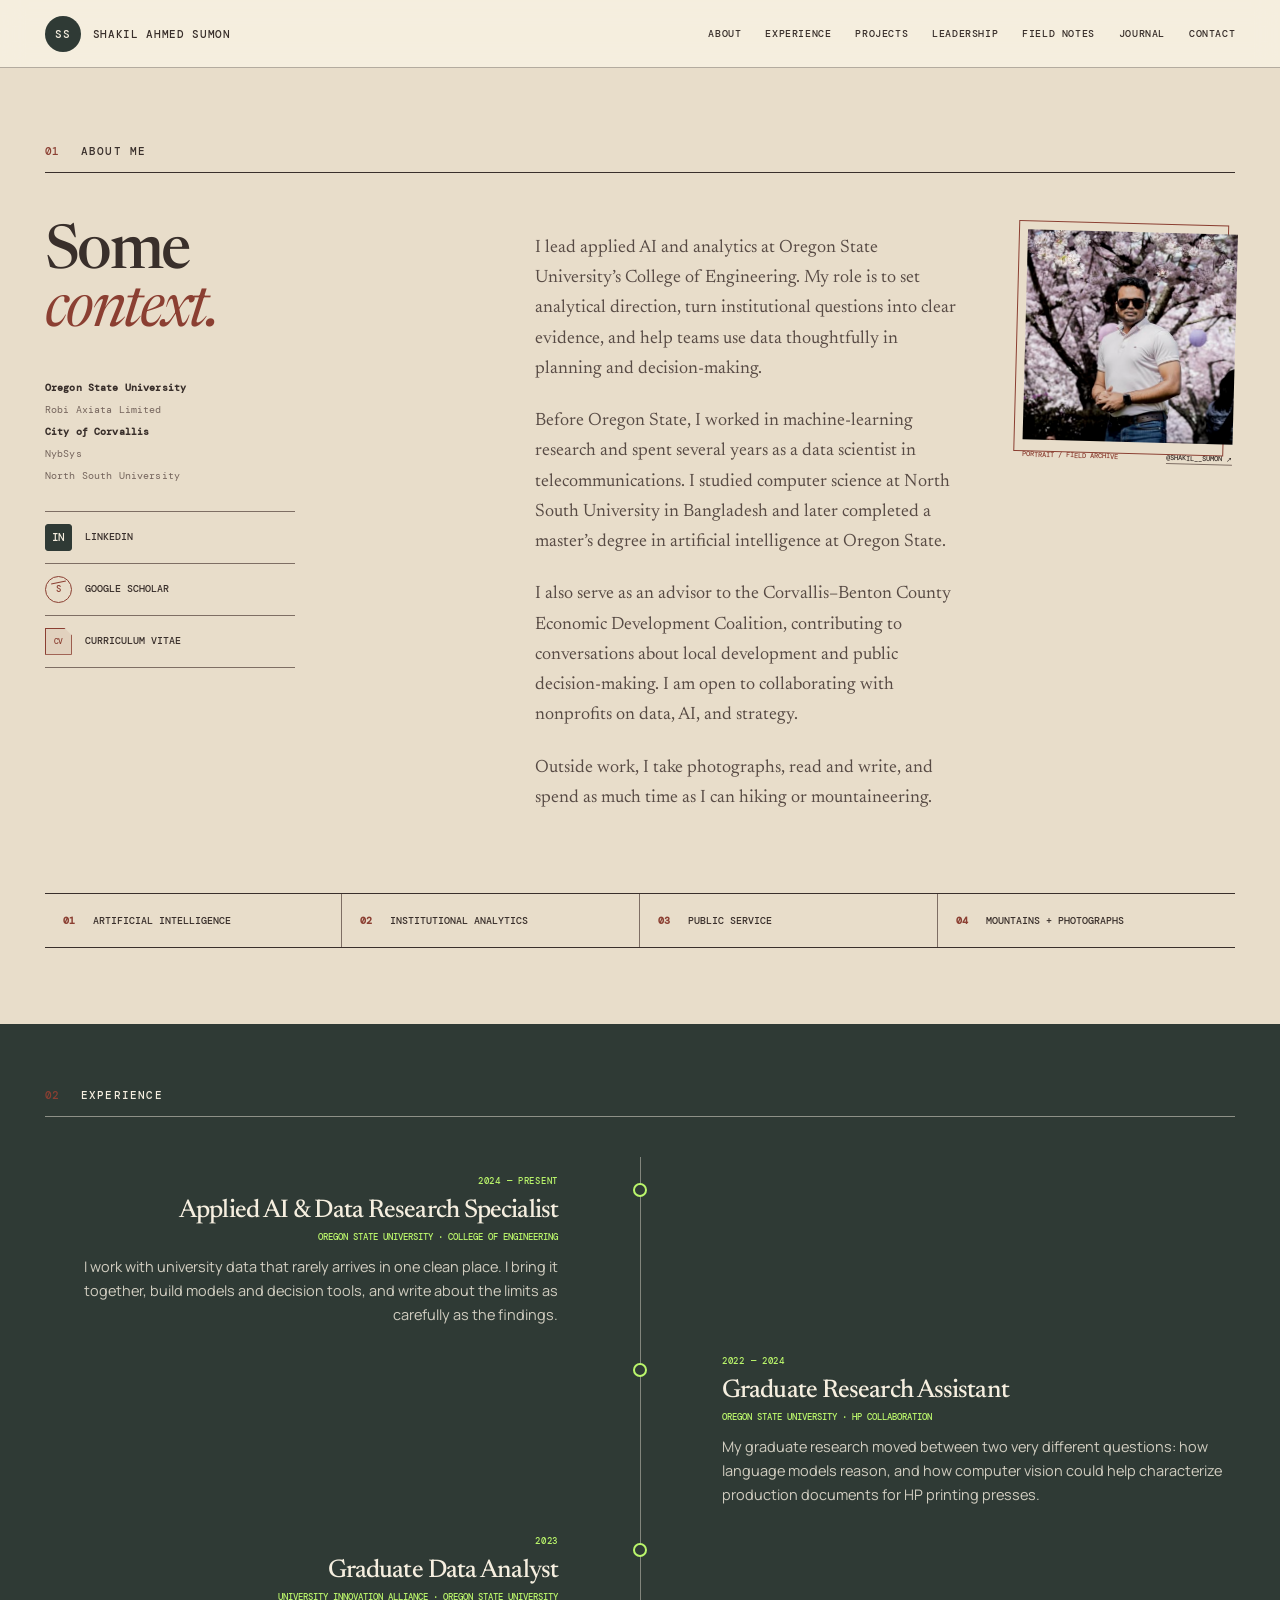
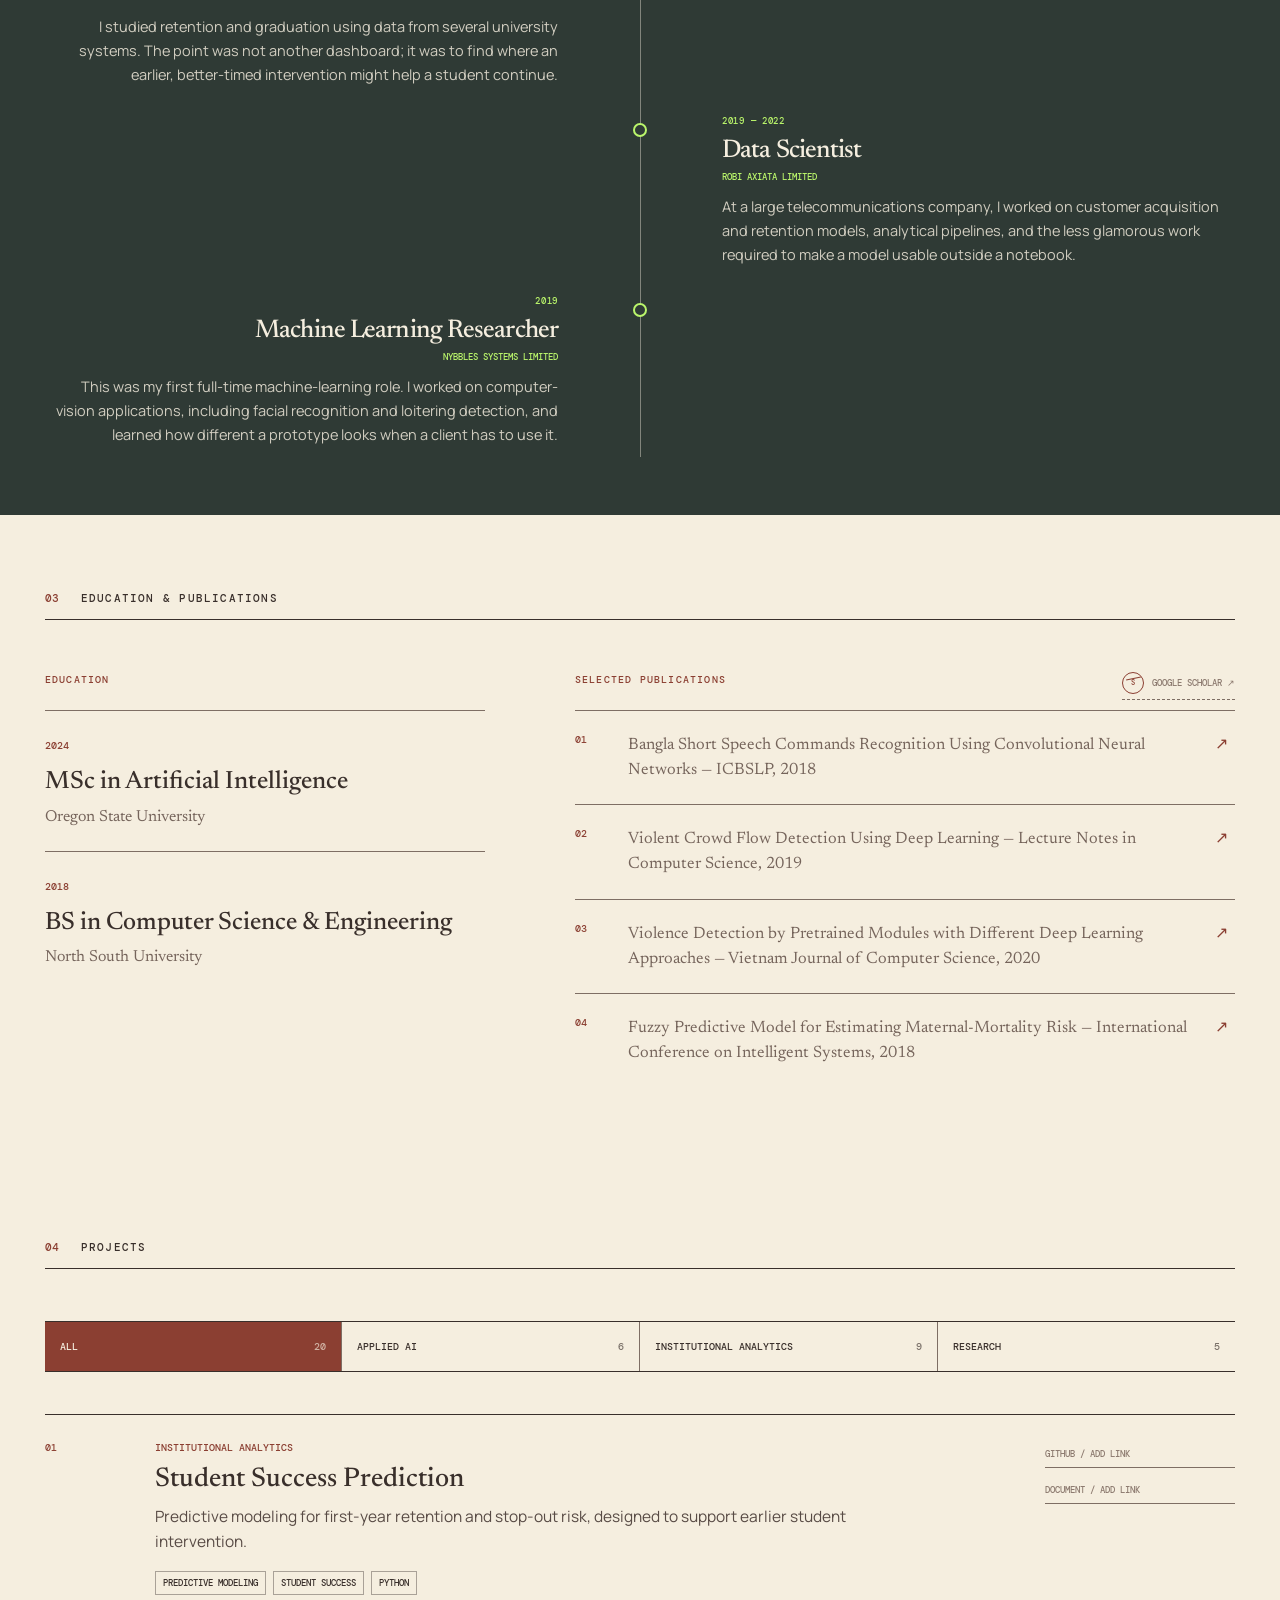
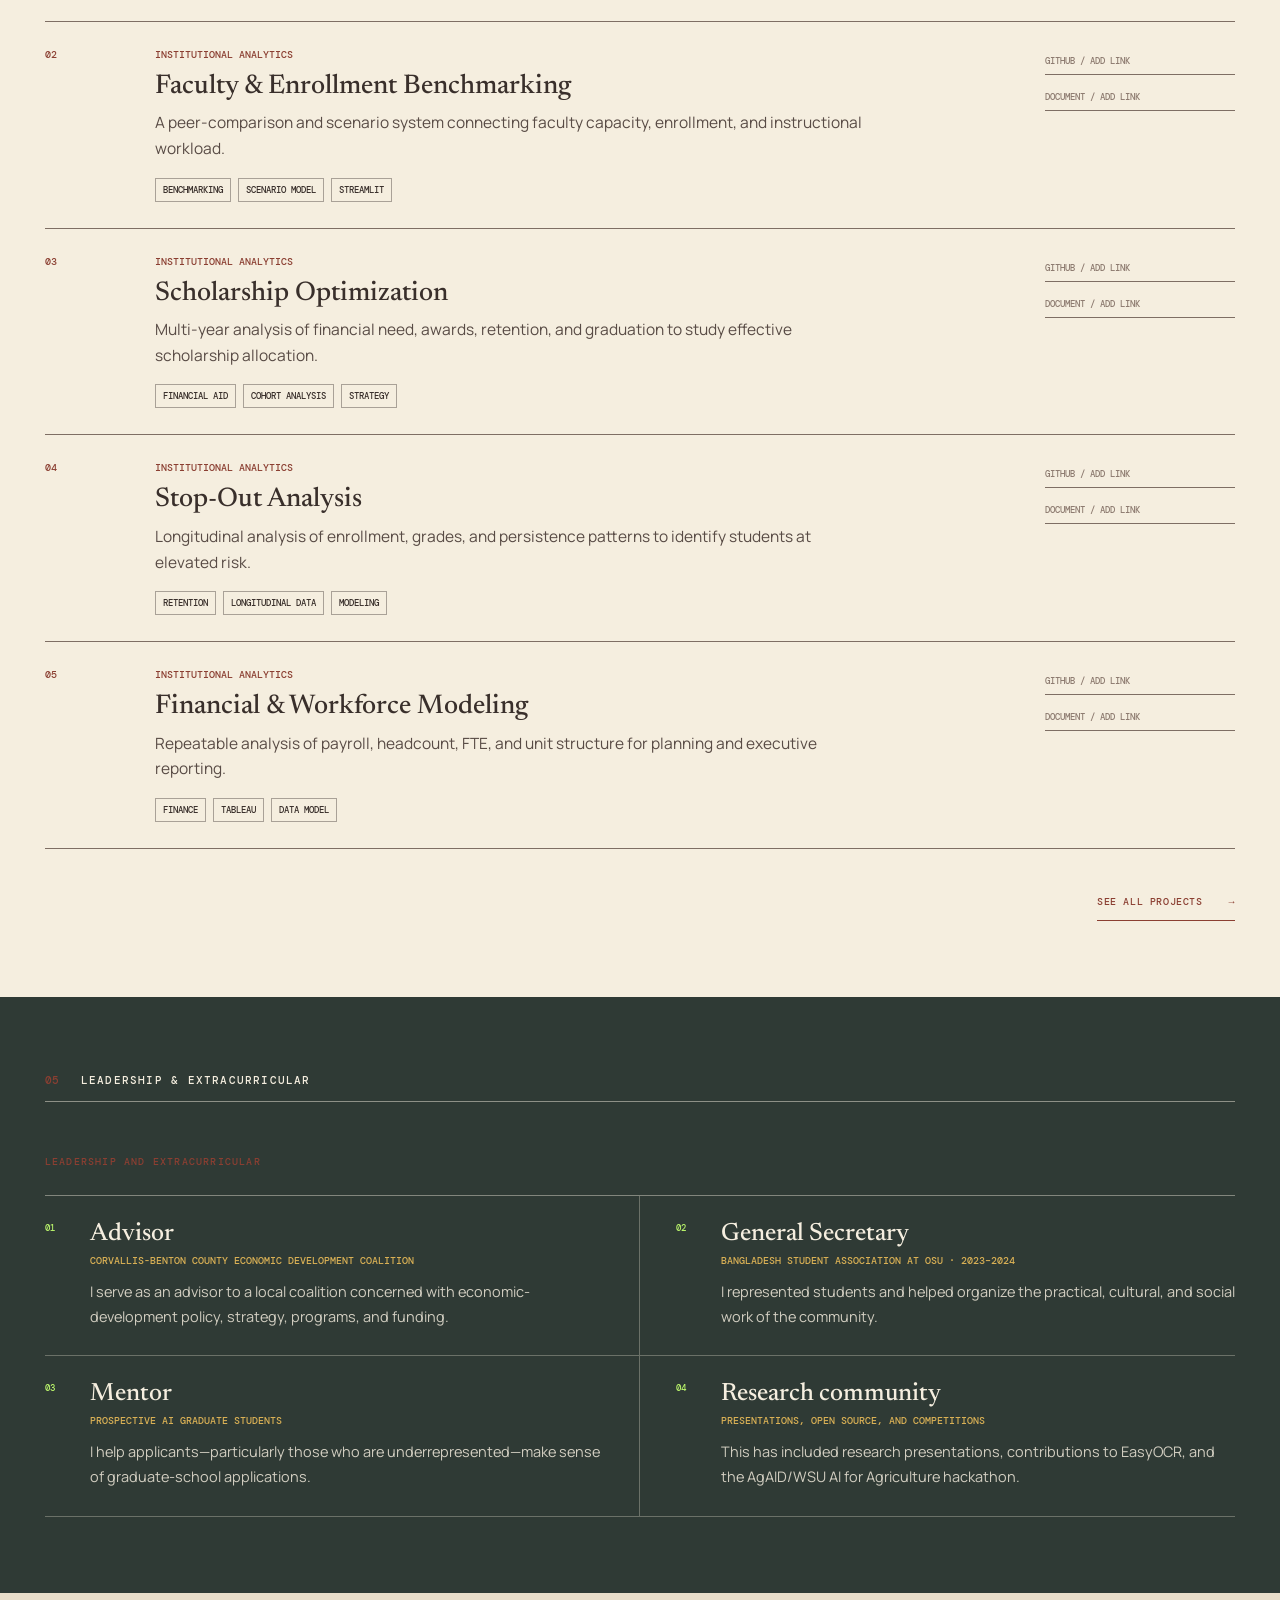
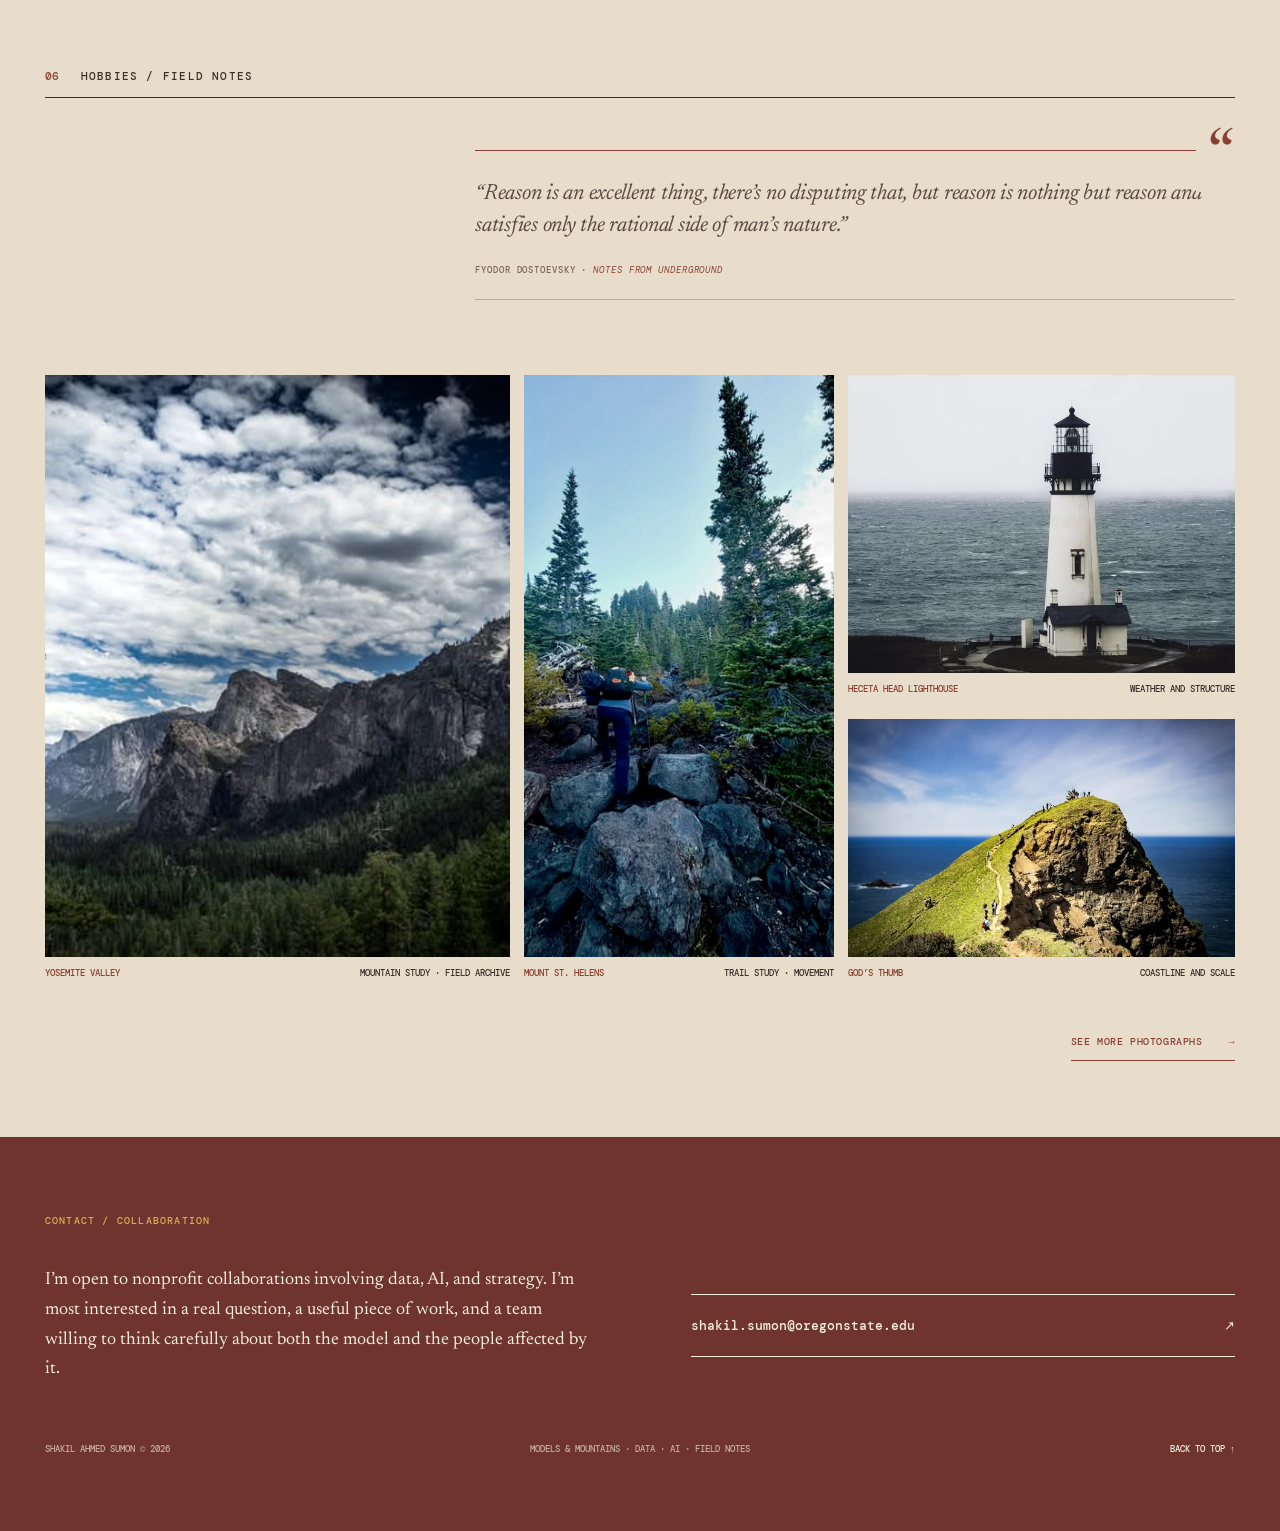
<file: index.html>
<!doctype html>
<html lang="en">
  <head>
    <meta charset="UTF-8" />
    <meta name="viewport" content="width=device-width, initial-scale=1.0" />
    <meta name="description" content="The work, questions, photographs, and field notes of Shakil Ahmed Sumon." />
    <meta property="og:title" content="Shakil Ahmed Sumon" />
    <meta property="og:description" content="Applied AI, institutional analytics, public service, photographs, and field notes." />
    <meta property="og:image" content="https://shakilahmedsumon.github.io/og.png" />
    <link rel="icon" href="data:," />
    <title>Shakil Ahmed Sumon</title>
    <script type="module" crossorigin src="/assets/main-Dolw7Wf1.js"></script>
    <script src="/assets/journal-nav.js" defer></script>
    <link rel="modulepreload" crossorigin href="/assets/site-DNmj6aJ1.js">
    <link rel="stylesheet" crossorigin href="/assets/site-Bh74PrwO.css">
  </head>
  <body>
    <div id="root"></div>
  </body>
</html>
</file>
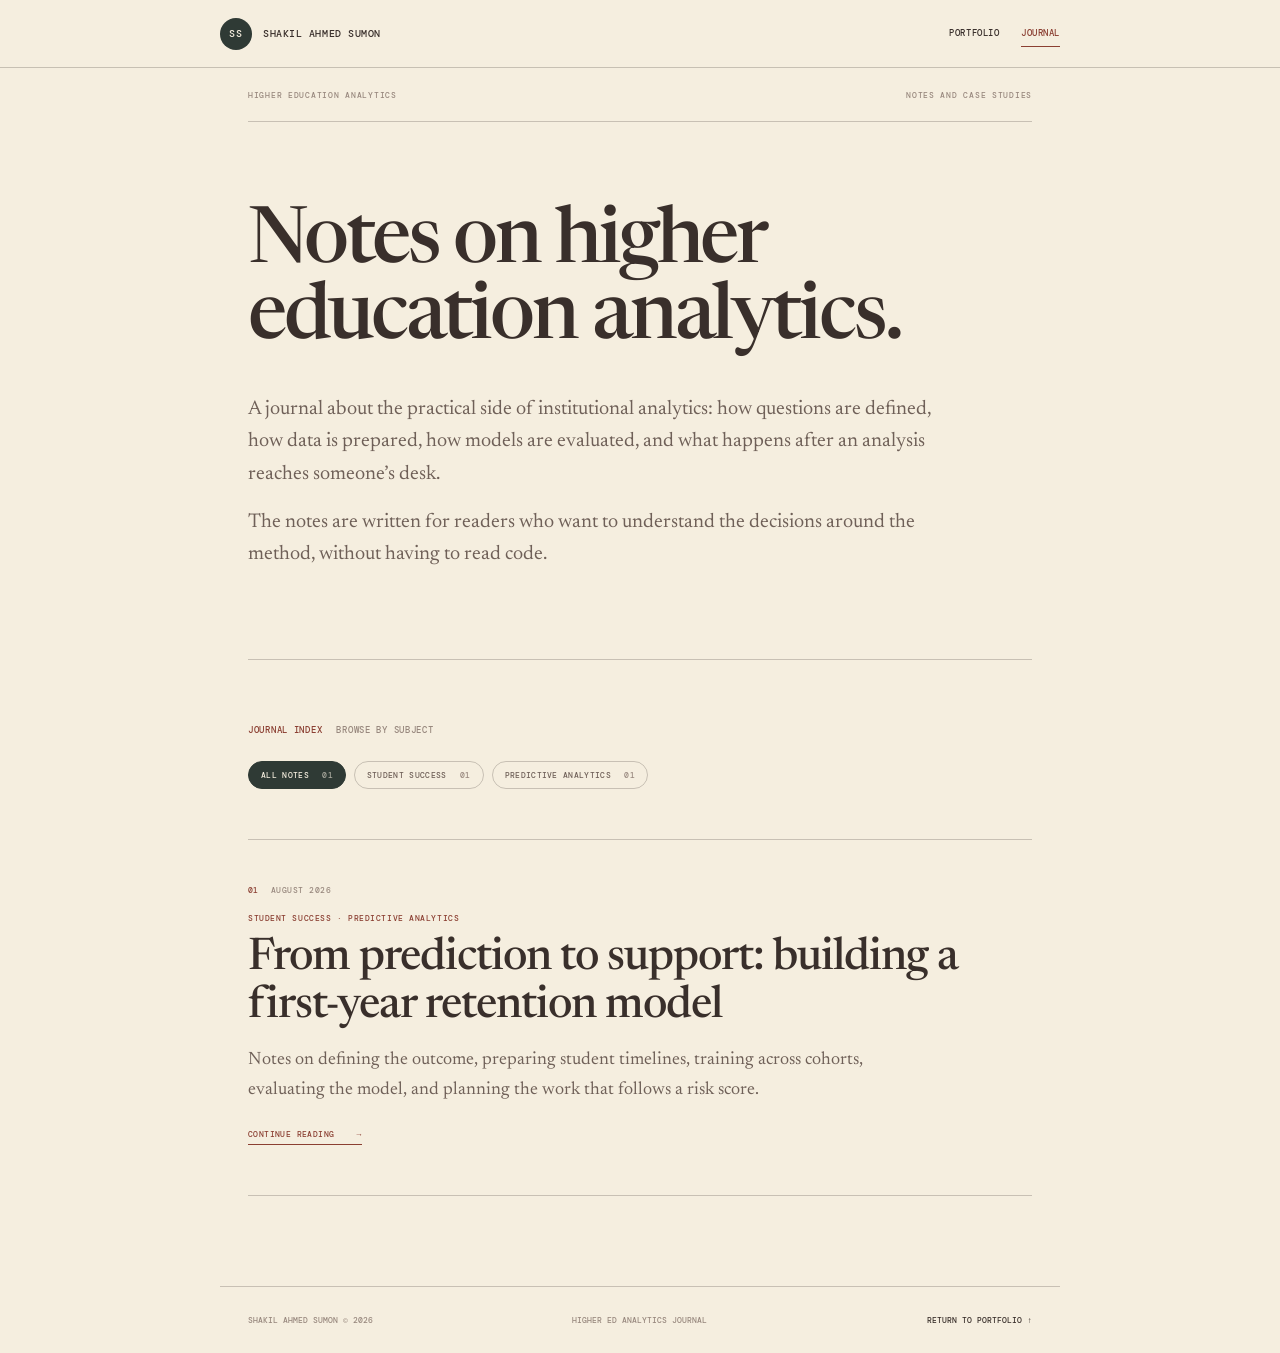
<file: journal/index.html>
<!doctype html>
<html lang="en">
  <head>
    <meta charset="UTF-8" />
    <meta name="viewport" content="width=device-width, initial-scale=1.0" />
    <meta name="description" content="Notes and case studies on higher education analytics by Shakil Ahmed Sumon." />
    <meta property="og:title" content="Higher Ed Analytics Journal — Shakil Ahmed Sumon" />
    <meta property="og:description" content="Practical notes on student success, institutional analytics, predictive modeling, and the work around the model." />
    <meta property="og:image" content="https://shakilahmedsumon.github.io/og.png" />
    <link rel="icon" href="/journal/favicon.svg?v=4" type="image/svg+xml" />
    <link rel="stylesheet" href="/assets/journal.css" />
    <title>Higher Ed Analytics Journal — Shakil Ahmed Sumon</title>
  </head>
  <body class="journal-page">
    <nav class="journal-nav" aria-label="Journal navigation">
      <a class="journal-wordmark" href="/"><span>SS</span> Shakil Ahmed Sumon</a>
      <div>
        <a href="/">Portfolio</a>
        <a class="active" href="/journal/">Journal</a>
      </div>
    </nav>

    <main>
      <header class="journal-masthead">
        <div class="journal-rule">
          <span>Higher education analytics</span>
          <span>Notes and case studies</span>
        </div>
        <div class="journal-title-grid">
          <h1>Notes on higher education analytics.</h1>
          <div class="journal-intro">
            <p>A journal about the practical side of institutional analytics: how questions are defined, how data is prepared, how models are evaluated, and what happens after an analysis reaches someone’s desk.</p>
            <p>The notes are written for readers who want to understand the decisions around the method, without having to read code.</p>
          </div>
        </div>
      </header>

      <section class="journal-index" aria-labelledby="journal-index-title">
        <header class="section-label">
          <span>Journal index</span>
          <p id="journal-index-title">Browse by subject</p>
        </header>

        <div class="category-filter" aria-label="Filter journal posts by category">
          <button class="active" type="button" data-filter="all" aria-pressed="true">All notes <span>01</span></button>
          <button type="button" data-filter="student-success" aria-pressed="false">Student success <span>01</span></button>
          <button type="button" data-filter="predictive-analytics" aria-pressed="false">Predictive analytics <span>01</span></button>
        </div>

        <div class="post-list" aria-live="polite">
          <article class="post-card" data-categories="student-success predictive-analytics">
            <div class="post-date"><span>01</span><time datetime="2026-08-27">August 2026</time></div>
            <div class="post-copy">
              <p class="post-categories">Student success · Predictive analytics</p>
              <h2><a href="/journal/from-signals-to-support/">From prediction to support: building a first-year retention model</a></h2>
              <p>Notes on defining the outcome, preparing student timelines, training across cohorts, evaluating the model, and planning the work that follows a risk score.</p>
              <div class="post-topics"><span>Data design</span><span>Feature engineering</span><span>Evaluation</span><span>Execution</span></div>
            </div>
            <a class="read-link" href="/journal/from-signals-to-support/" aria-label="Read the first-year retention case study">Continue reading <span>→</span></a>
          </article>
        </div>

        <p class="empty-state" hidden>No notes in this category yet.</p>
      </section>

    </main>

    <footer class="journal-footer">
      <span>Shakil Ahmed Sumon © 2026</span>
      <span>Higher Ed Analytics Journal</span>
      <a href="/">Return to portfolio ↑</a>
    </footer>

    <script src="/assets/journal.js" defer></script>
  </body>
</html>
</file>
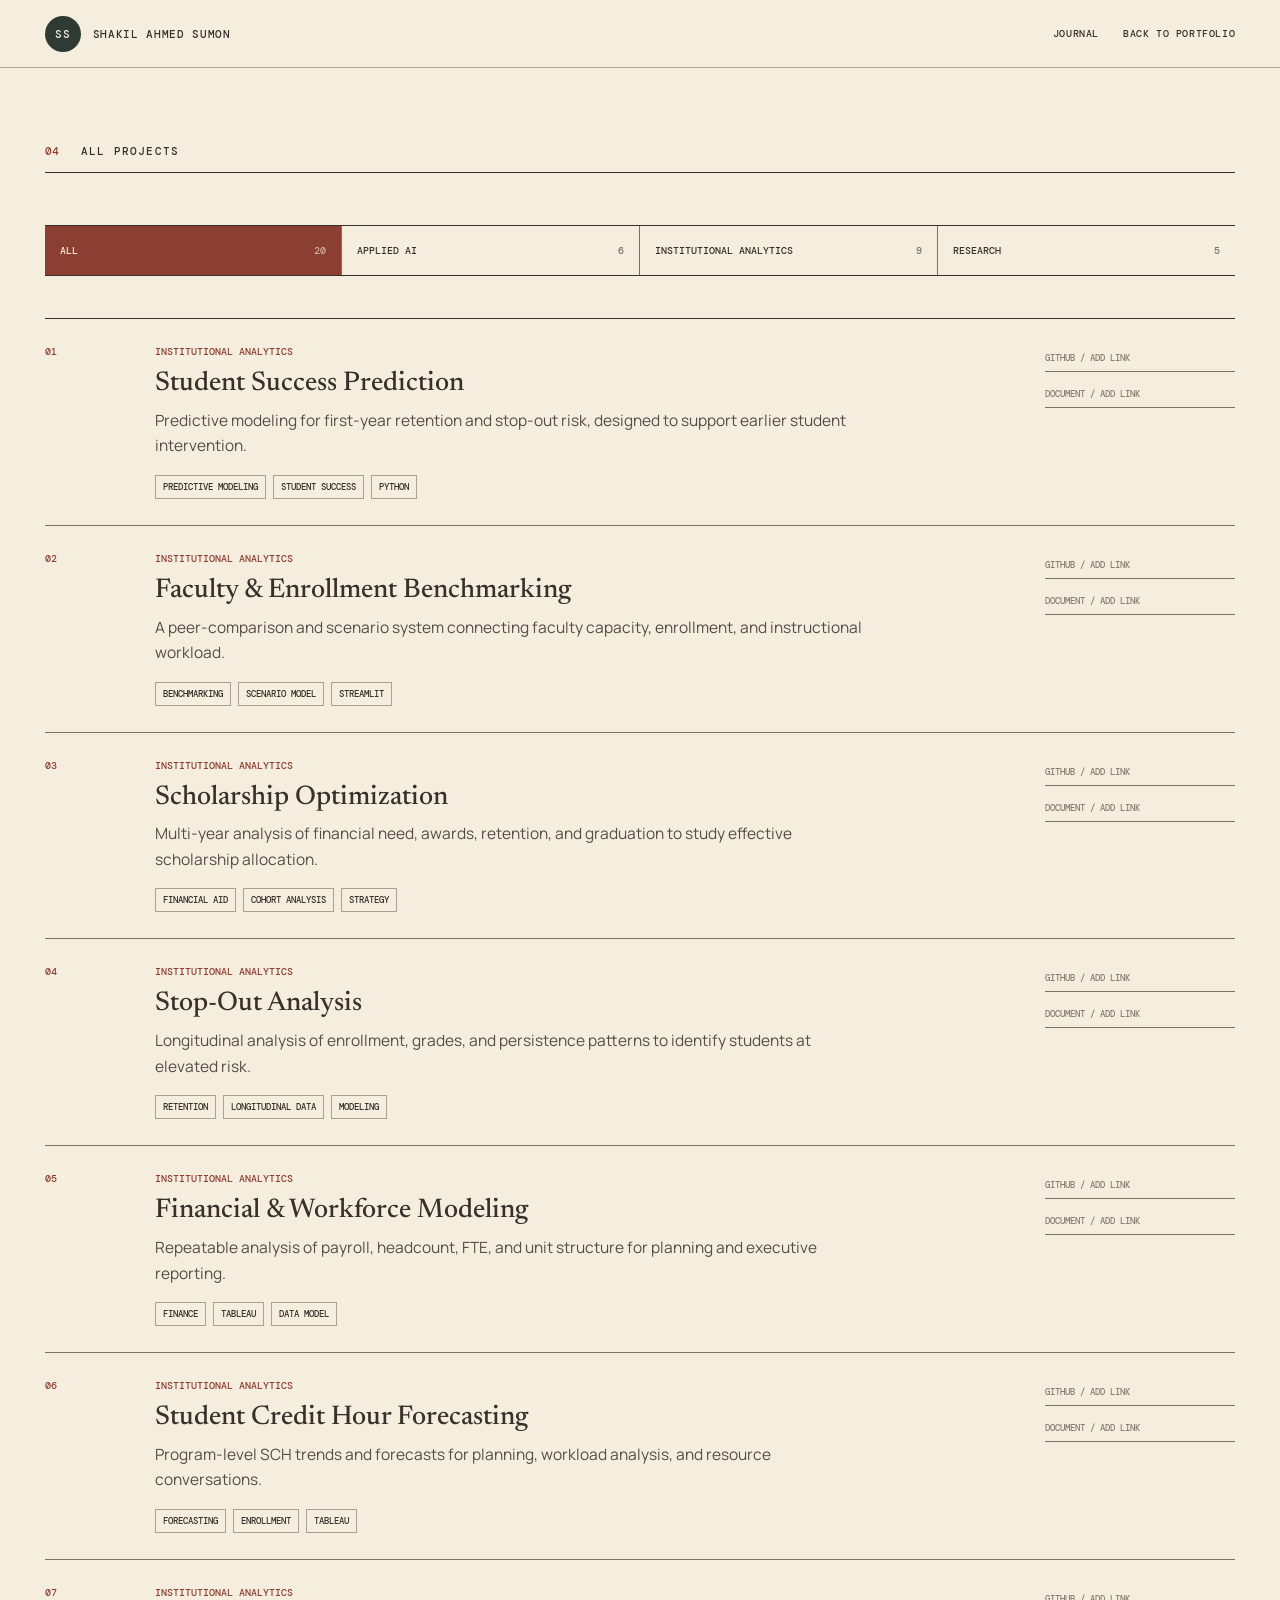
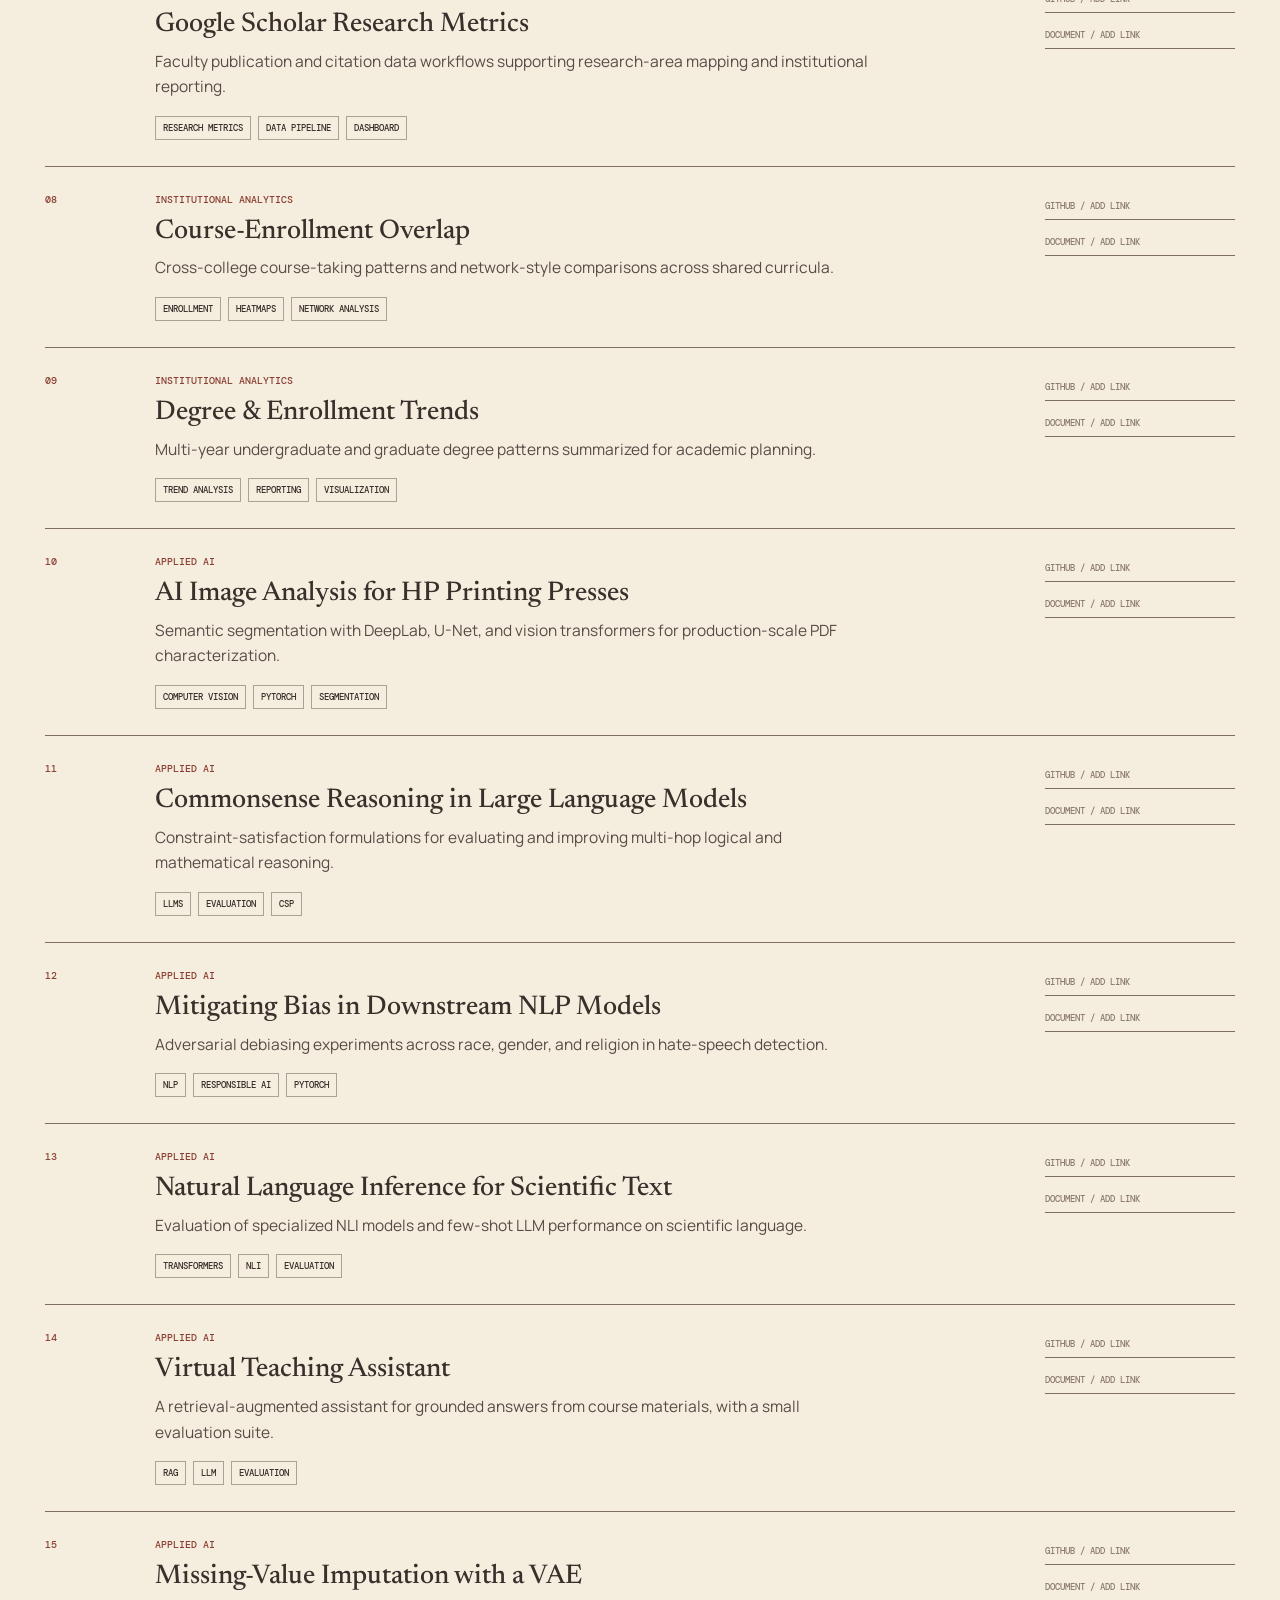
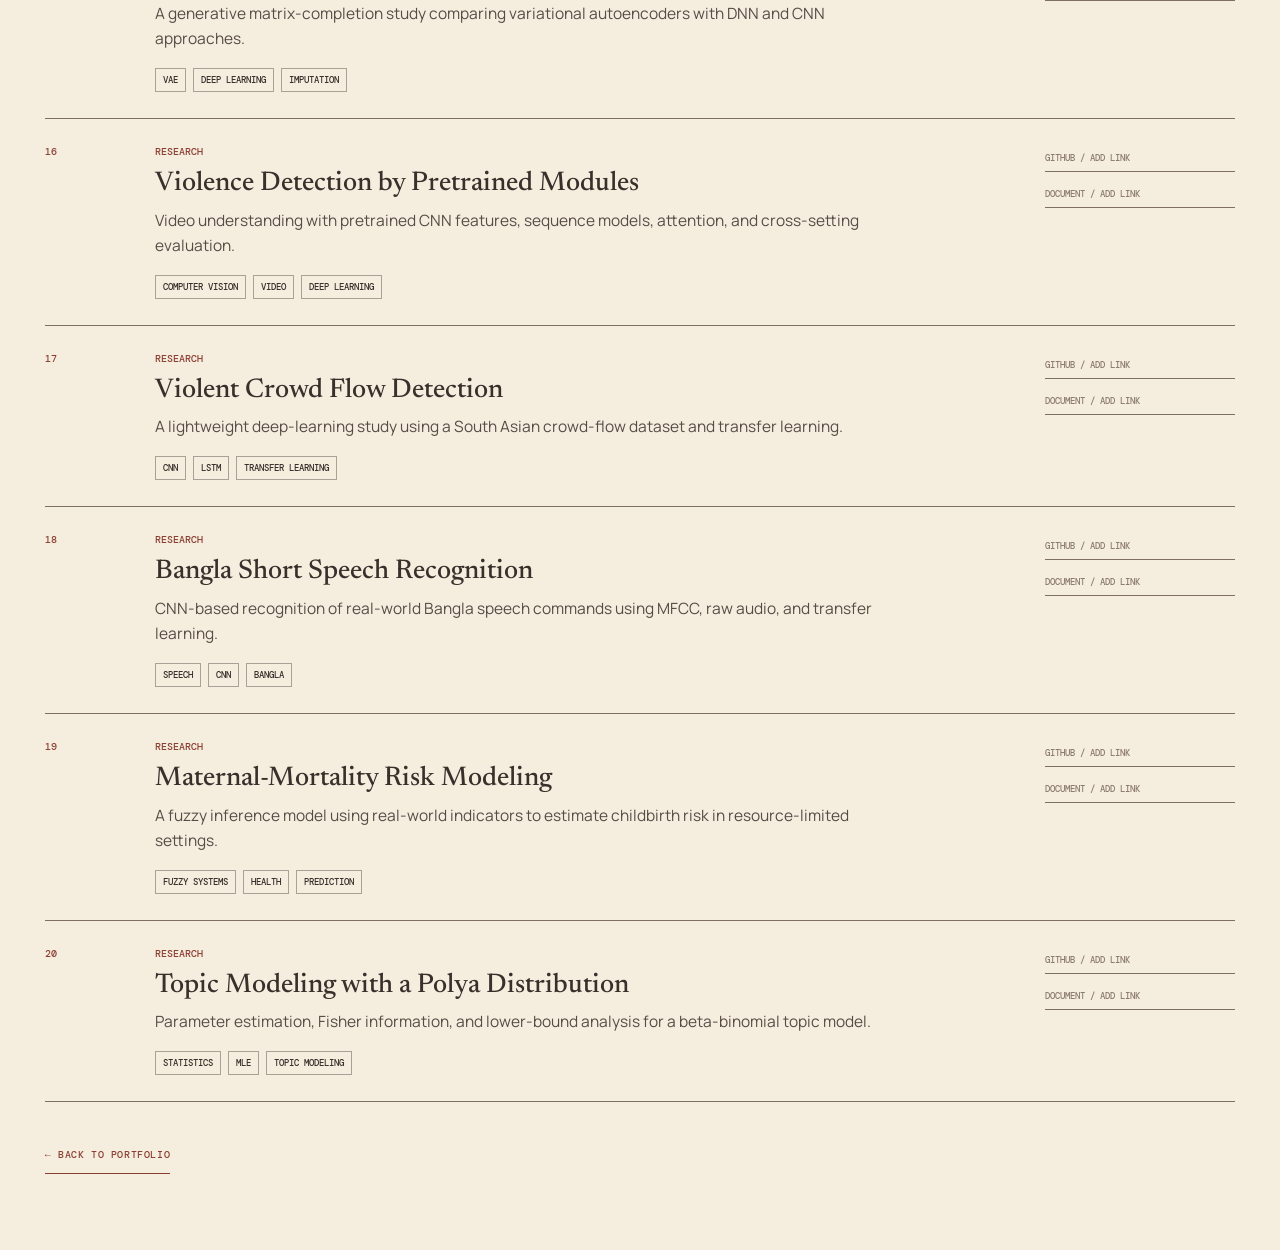
<file: projects/index.html>
<!doctype html>
<html lang="en">
  <head>
    <meta charset="UTF-8" />
    <meta name="viewport" content="width=device-width, initial-scale=1.0" />
    <meta name="description" content="Projects in applied AI, institutional analytics, and research by Shakil Ahmed Sumon." />
    <link rel="icon" href="data:," />
    <title>Projects — Shakil Ahmed Sumon</title>
    <script type="module" crossorigin src="/assets/projects-BOXqO78H.js"></script>
    <script src="/assets/journal-nav.js" defer></script>
    <link rel="modulepreload" crossorigin href="/assets/site-DNmj6aJ1.js">
    <link rel="stylesheet" crossorigin href="/assets/site-Bh74PrwO.css">
  </head>
  <body>
    <div id="root"></div>
  </body>
</html>
</file>
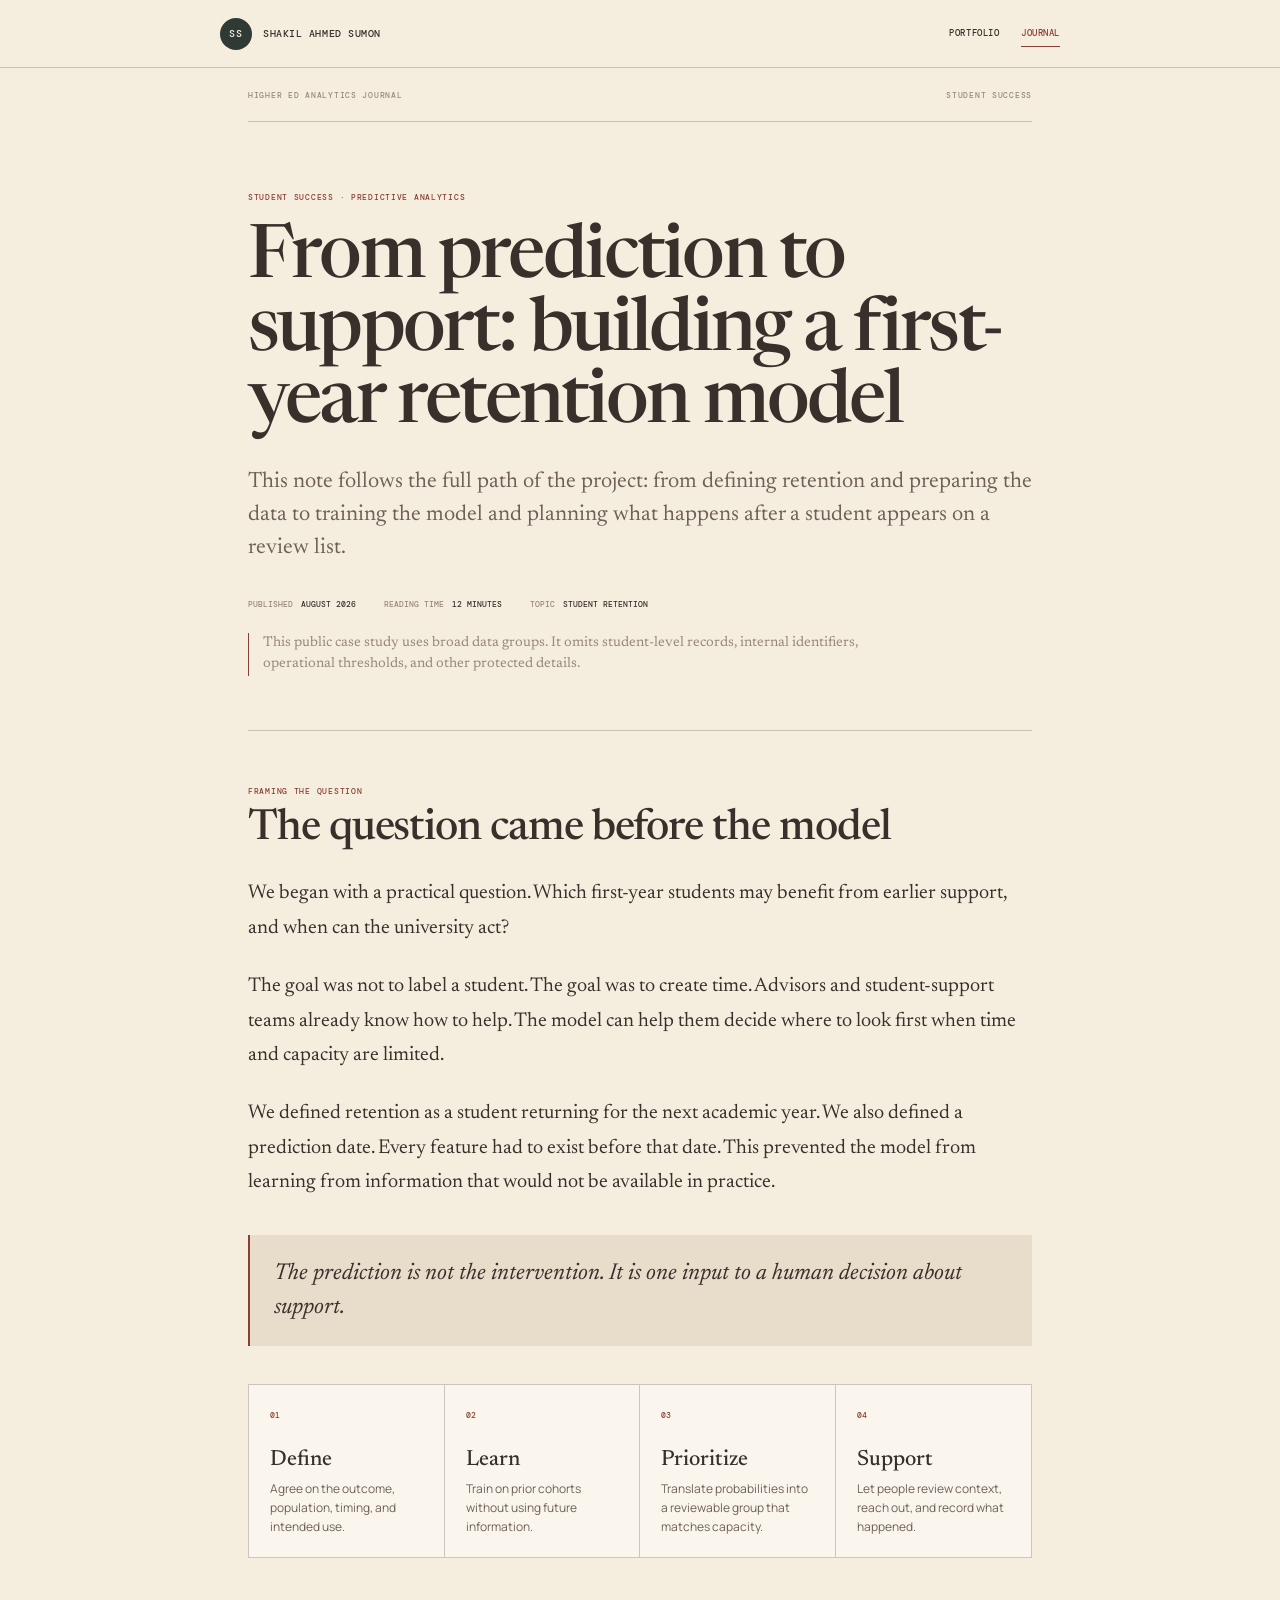
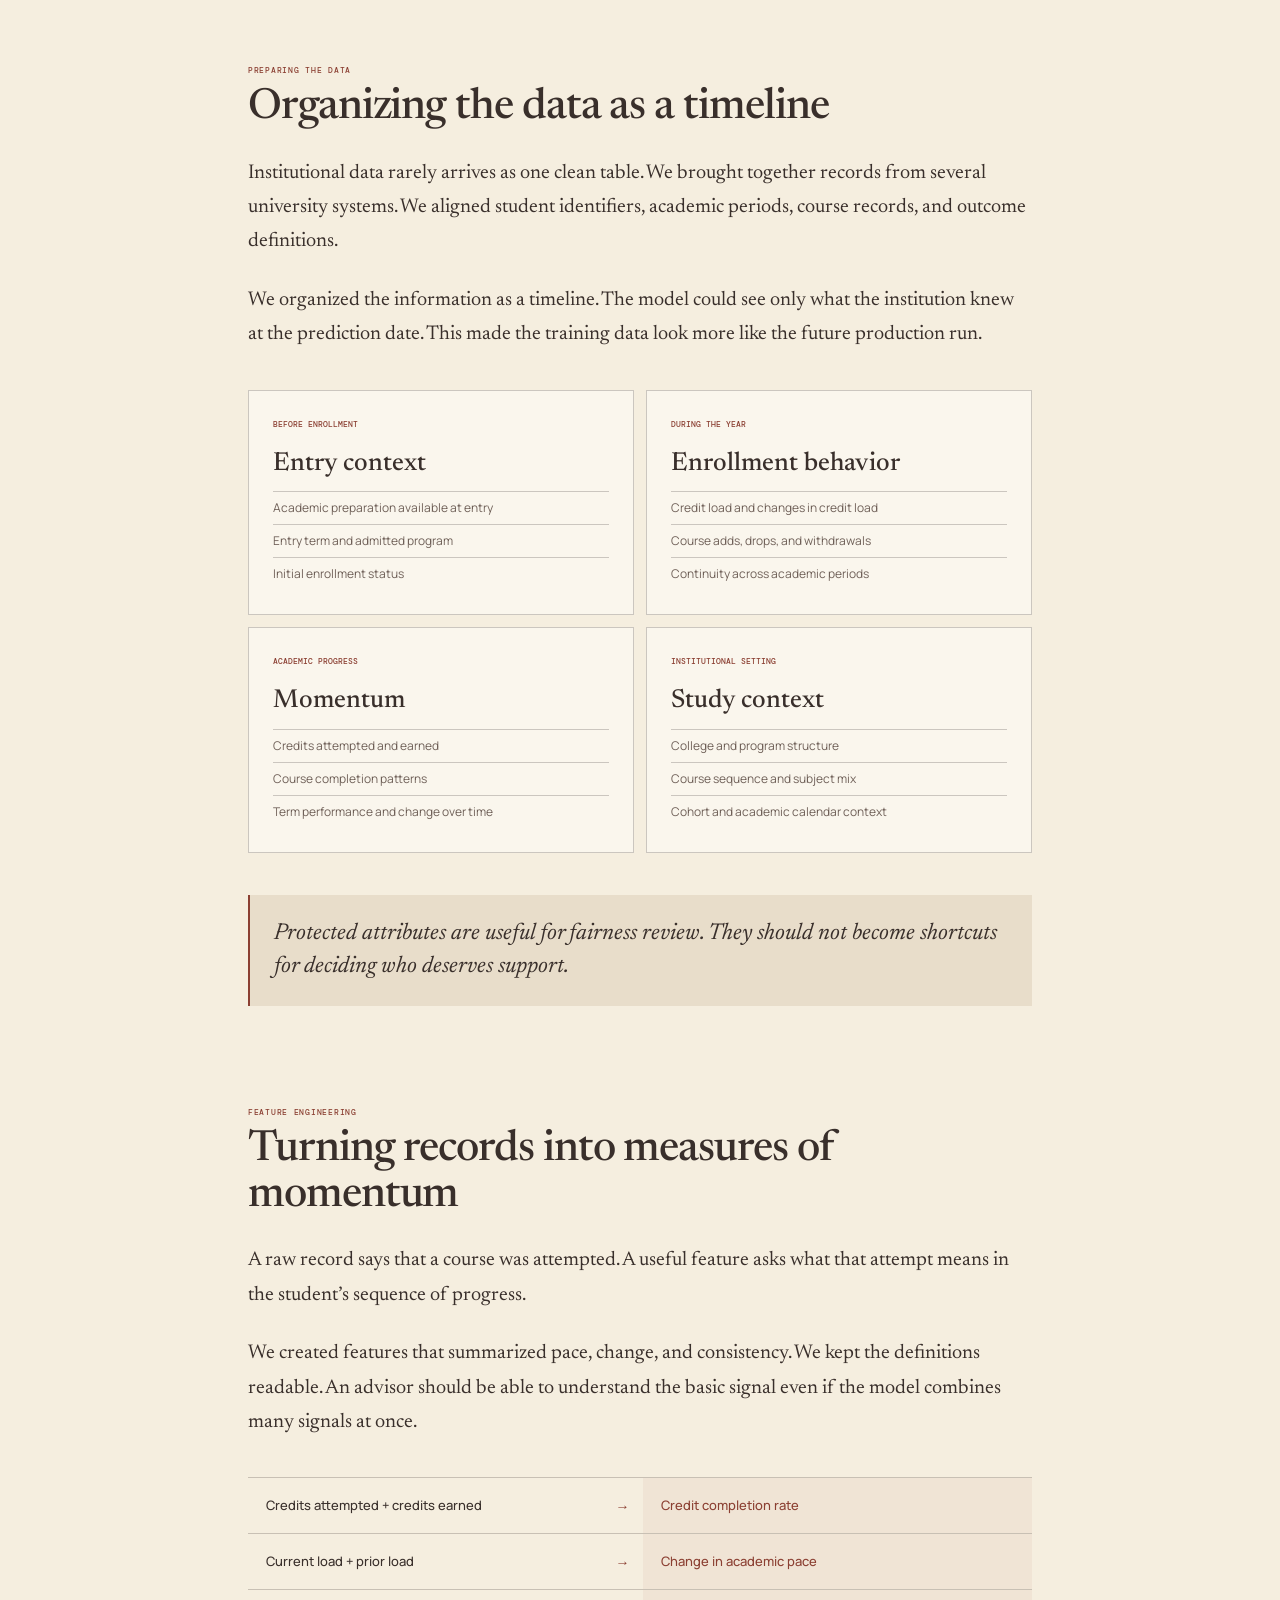
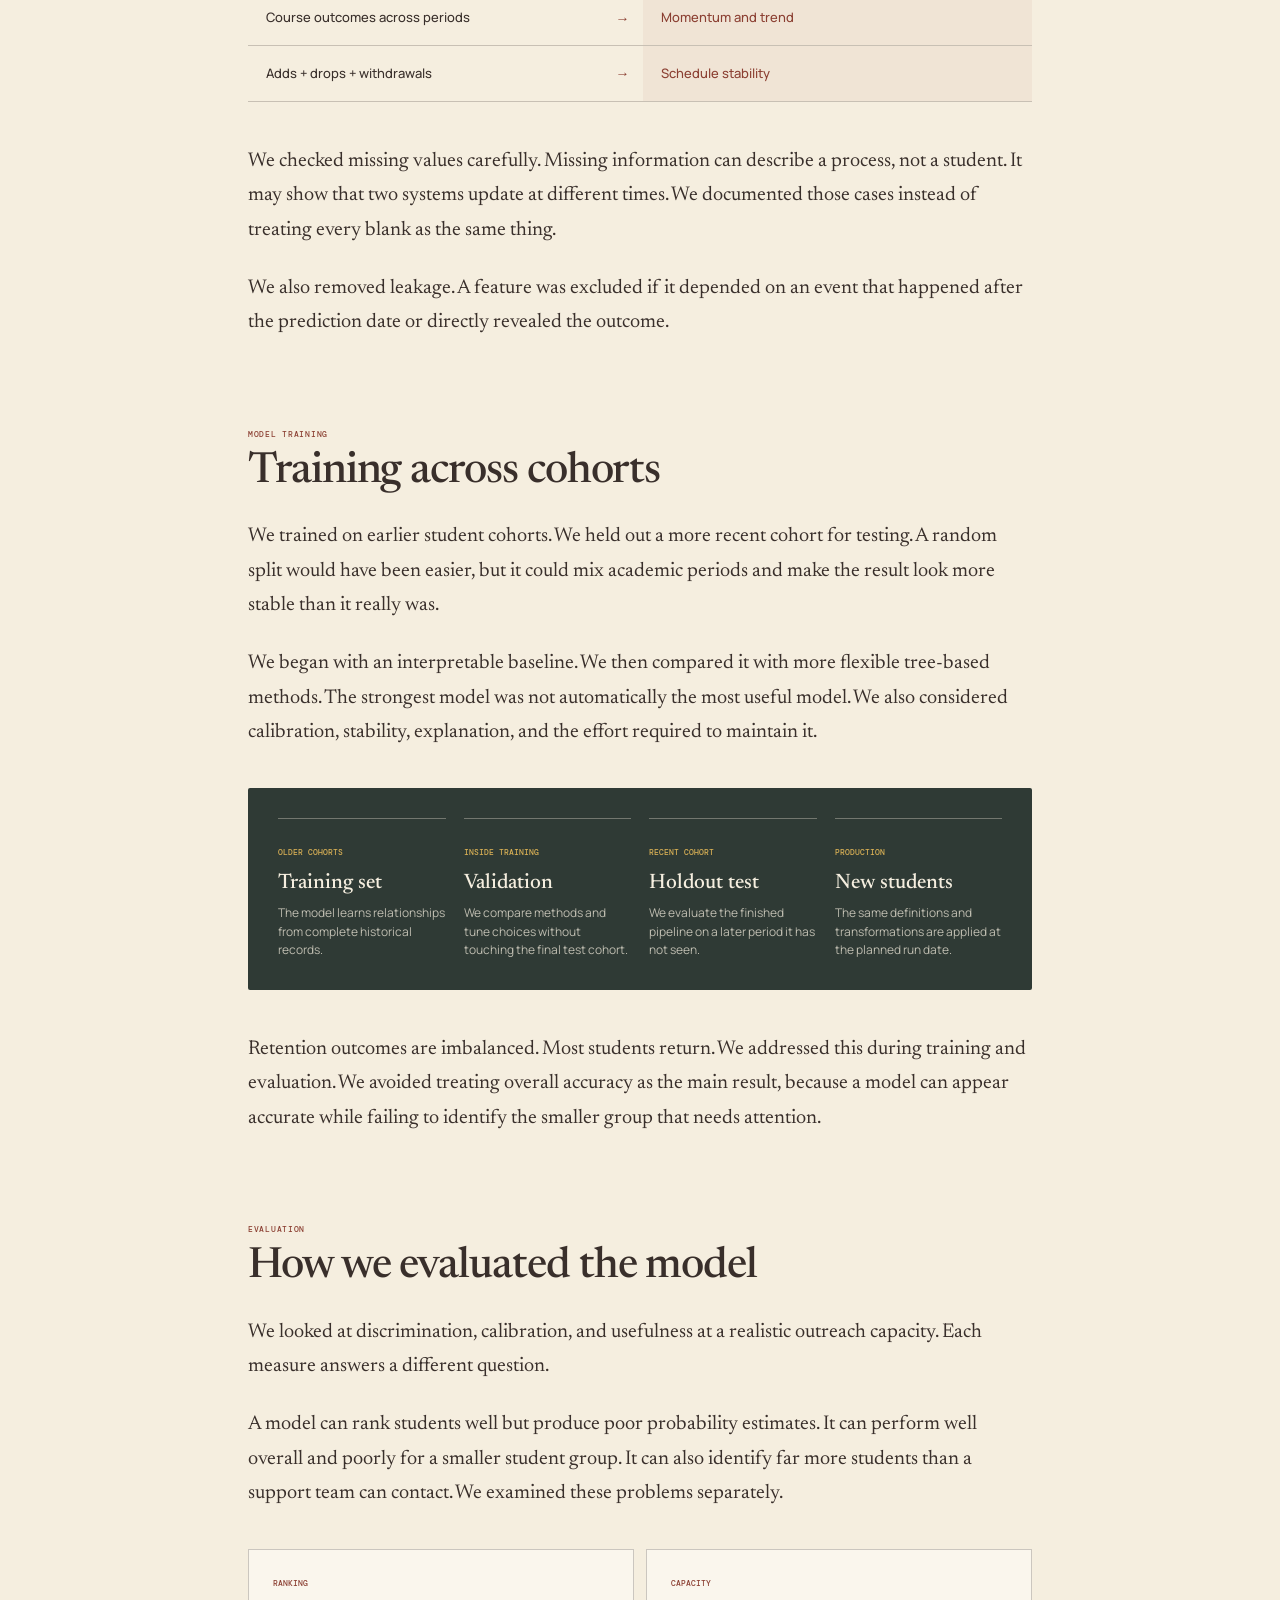
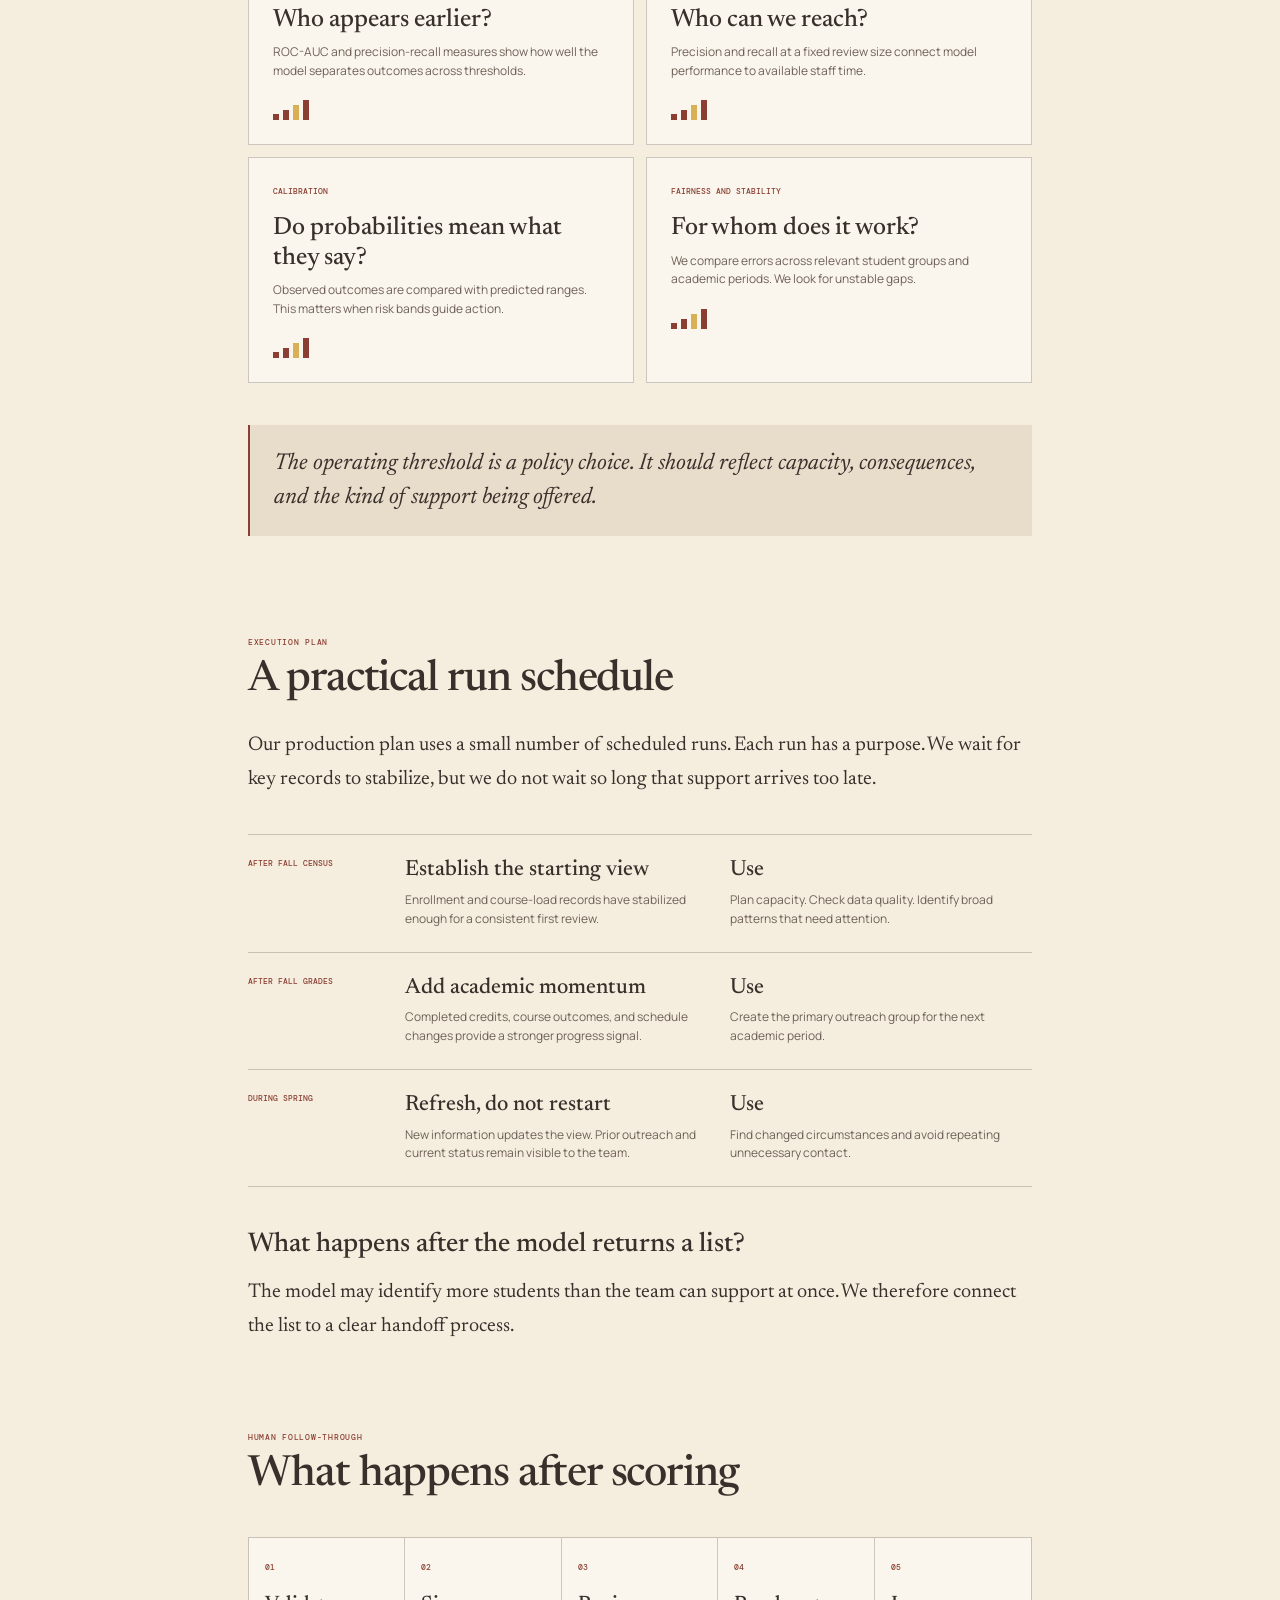
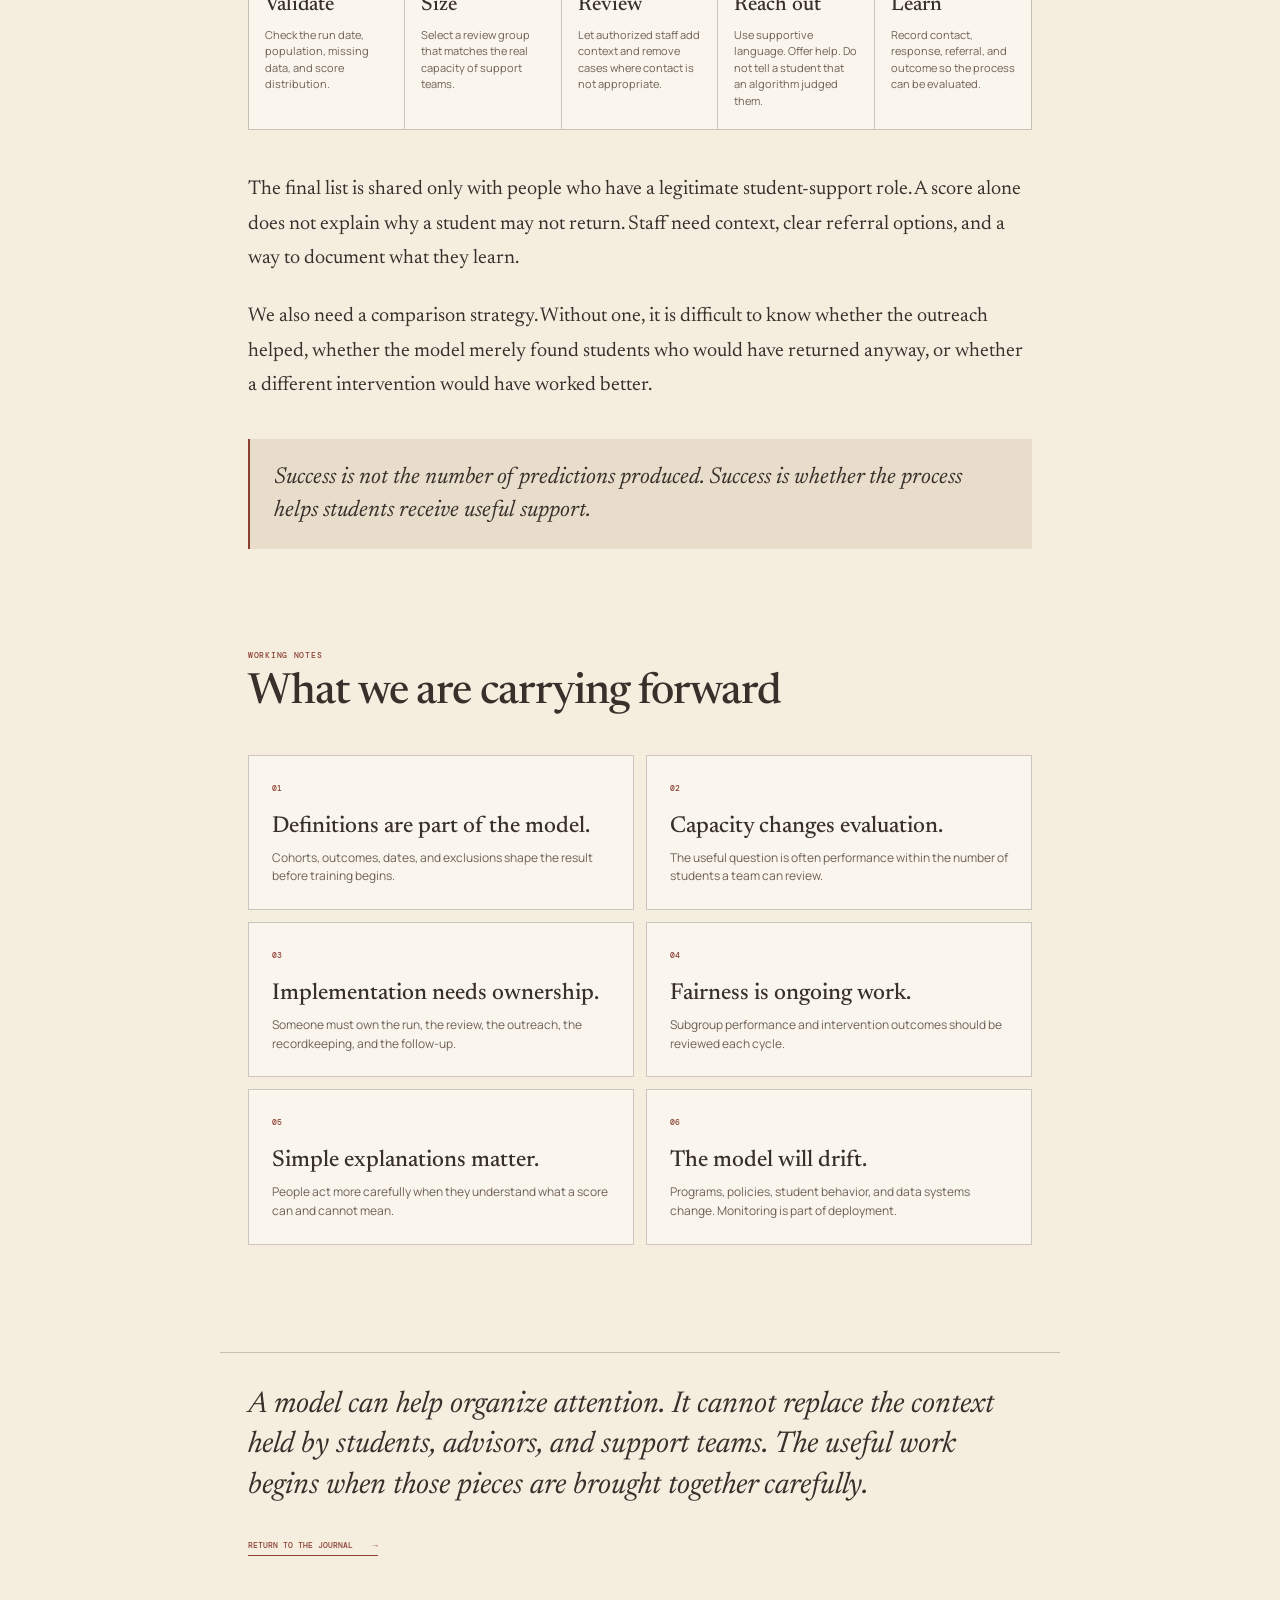
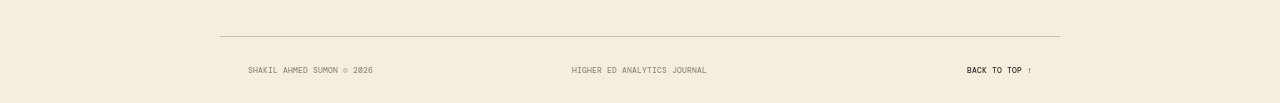
<file: journal/from-signals-to-support/index.html>
<!doctype html>
<html lang="en">
  <head>
    <meta charset="UTF-8" />
    <meta name="viewport" content="width=device-width, initial-scale=1.0" />
    <meta name="description" content="A practical case study on designing, evaluating, and operationalizing a predictive model for first-year student retention." />
    <meta property="og:title" content="From prediction to support — Shakil Ahmed Sumon" />
    <meta property="og:description" content="How we designed a first-year retention model and the human workflow around it." />
    <link rel="icon" href="/journal/favicon.svg?v=4" type="image/svg+xml" />
    <link rel="stylesheet" href="/assets/journal.css" />
    <title>From prediction to support — Higher Ed Analytics Journal</title>
  </head>
  <body class="article-page">
    <nav class="journal-nav" aria-label="Article navigation">
      <a class="journal-wordmark" href="/"><span>SS</span> Shakil Ahmed Sumon</a>
      <div>
        <a href="/">Portfolio</a>
        <a class="active" href="/journal/">Journal</a>
      </div>
    </nav>

    <main class="article-shell">
      <header class="article-header">
        <div class="journal-rule">
          <span>Higher Ed Analytics Journal</span>
          <span>Student success</span>
        </div>
        <div class="article-header-grid">
          <div class="article-heading">
            <p class="article-kicker">Student success · Predictive analytics</p>
            <h1>From prediction to support: building a first-year retention model</h1>
            <p class="article-deck">This note follows the full path of the project: from defining retention and preparing the data to training the model and planning what happens after a student appears on a review list.</p>
          </div>
          <aside class="article-meta" aria-label="Article details">
            <dl>
              <div><dt>Published</dt><dd>August 2026</dd></div>
              <div><dt>Reading time</dt><dd>12 minutes</dd></div>
              <div><dt>Topic</dt><dd>Student retention</dd></div>
            </dl>
            <p class="article-note">This public case study uses broad data groups. It omits student-level records, internal identifiers, operational thresholds, and other protected details.</p>
          </aside>
        </div>
      </header>

      <section class="article-section" id="question">
        <aside class="section-side">
          <p class="article-section-number">Framing the question</p>
          <h2>The question came before the model</h2>
        </aside>
        <div class="section-body">
          <div class="reading-column">
            <p>We began with a practical question. Which first-year students may benefit from earlier support, and when can the university act?</p>
            <p>The goal was not to label a student. The goal was to create time. Advisors and student-support teams already know how to help. The model can help them decide where to look first when time and capacity are limited.</p>
            <p>We defined retention as a student returning for the next academic year. We also defined a prediction date. Every feature had to exist before that date. This prevented the model from learning from information that would not be available in practice.</p>
          </div>

          <div class="callout">
            <p>The prediction is not the intervention. It is one input to a human decision about support.</p>
          </div>

          <div class="process-flow" aria-label="Retention analytics process">
            <div class="process-step"><span>01</span><h4>Define</h4><p>Agree on the outcome, population, timing, and intended use.</p></div>
            <div class="process-step"><span>02</span><h4>Learn</h4><p>Train on prior cohorts without using future information.</p></div>
            <div class="process-step"><span>03</span><h4>Prioritize</h4><p>Translate probabilities into a reviewable group that matches capacity.</p></div>
            <div class="process-step"><span>04</span><h4>Support</h4><p>Let people review context, reach out, and record what happened.</p></div>
          </div>
        </div>
      </section>

      <section class="article-section dark" id="data">
        <aside class="section-side">
          <p class="article-section-number">Preparing the data</p>
          <h2>Organizing the data as a timeline</h2>
        </aside>
        <div class="section-body">
          <div class="reading-column">
            <p>Institutional data rarely arrives as one clean table. We brought together records from several university systems. We aligned student identifiers, academic periods, course records, and outcome definitions.</p>
            <p>We organized the information as a timeline. The model could see only what the institution knew at the prediction date. This made the training data look more like the future production run.</p>
          </div>

          <div class="data-map" aria-label="Broad data groups used for retention modeling">
            <article class="data-group">
              <span>Before enrollment</span>
              <h3>Entry context</h3>
              <ul>
                <li>Academic preparation available at entry</li>
                <li>Entry term and admitted program</li>
                <li>Initial enrollment status</li>
              </ul>
            </article>
            <article class="data-group">
              <span>During the year</span>
              <h3>Enrollment behavior</h3>
              <ul>
                <li>Credit load and changes in credit load</li>
                <li>Course adds, drops, and withdrawals</li>
                <li>Continuity across academic periods</li>
              </ul>
            </article>
            <article class="data-group">
              <span>Academic progress</span>
              <h3>Momentum</h3>
              <ul>
                <li>Credits attempted and earned</li>
                <li>Course completion patterns</li>
                <li>Term performance and change over time</li>
              </ul>
            </article>
            <article class="data-group">
              <span>Institutional setting</span>
              <h3>Study context</h3>
              <ul>
                <li>College and program structure</li>
                <li>Course sequence and subject mix</li>
                <li>Cohort and academic calendar context</li>
              </ul>
            </article>
          </div>

          <div class="callout">
            <p>Protected attributes are useful for fairness review. They should not become shortcuts for deciding who deserves support.</p>
          </div>
        </div>
      </section>

      <section class="article-section tint" id="features">
        <aside class="section-side">
          <p class="article-section-number">Feature engineering</p>
          <h2>Turning records into measures of momentum</h2>
        </aside>
        <div class="section-body">
          <div class="reading-column">
            <p>A raw record says that a course was attempted. A useful feature asks what that attempt means in the student’s sequence of progress.</p>
            <p>We created features that summarized pace, change, and consistency. We kept the definitions readable. An advisor should be able to understand the basic signal even if the model combines many signals at once.</p>
          </div>

          <div class="feature-lab" aria-label="Examples of feature engineering">
            <div class="feature-row"><div class="feature-input">Credits attempted + credits earned</div><div class="feature-arrow">→</div><div class="feature-output">Credit completion rate</div></div>
            <div class="feature-row"><div class="feature-input">Current load + prior load</div><div class="feature-arrow">→</div><div class="feature-output">Change in academic pace</div></div>
            <div class="feature-row"><div class="feature-input">Course outcomes across periods</div><div class="feature-arrow">→</div><div class="feature-output">Momentum and trend</div></div>
            <div class="feature-row"><div class="feature-input">Adds + drops + withdrawals</div><div class="feature-arrow">→</div><div class="feature-output">Schedule stability</div></div>
          </div>

          <div class="reading-column">
            <p>We checked missing values carefully. Missing information can describe a process, not a student. It may show that two systems update at different times. We documented those cases instead of treating every blank as the same thing.</p>
            <p>We also removed leakage. A feature was excluded if it depended on an event that happened after the prediction date or directly revealed the outcome.</p>
          </div>
        </div>
      </section>

      <section class="article-section dark" id="training">
        <aside class="section-side">
          <p class="article-section-number">Model training</p>
          <h2>Training across cohorts</h2>
        </aside>
        <div class="section-body">
          <div class="reading-column">
            <p>We trained on earlier student cohorts. We held out a more recent cohort for testing. A random split would have been easier, but it could mix academic periods and make the result look more stable than it really was.</p>
            <p>We began with an interpretable baseline. We then compared it with more flexible tree-based methods. The strongest model was not automatically the most useful model. We also considered calibration, stability, explanation, and the effort required to maintain it.</p>
          </div>

          <div class="training-timeline" aria-label="Model training timeline">
            <div class="training-track">
              <article class="training-stage"><span>Older cohorts</span><h3>Training set</h3><p>The model learns relationships from complete historical records.</p></article>
              <article class="training-stage"><span>Inside training</span><h3>Validation</h3><p>We compare methods and tune choices without touching the final test cohort.</p></article>
              <article class="training-stage"><span>Recent cohort</span><h3>Holdout test</h3><p>We evaluate the finished pipeline on a later period it has not seen.</p></article>
              <article class="training-stage"><span>Production</span><h3>New students</h3><p>The same definitions and transformations are applied at the planned run date.</p></article>
            </div>
          </div>

          <div class="reading-column">
            <p>Retention outcomes are imbalanced. Most students return. We addressed this during training and evaluation. We avoided treating overall accuracy as the main result, because a model can appear accurate while failing to identify the smaller group that needs attention.</p>
          </div>
        </div>
      </section>

      <section class="article-section" id="evaluation">
        <aside class="section-side">
          <p class="article-section-number">Evaluation</p>
          <h2>How we evaluated the model</h2>
        </aside>
        <div class="section-body">
          <div class="reading-column">
            <p>We looked at discrimination, calibration, and usefulness at a realistic outreach capacity. Each measure answers a different question.</p>
            <p>A model can rank students well but produce poor probability estimates. It can perform well overall and poorly for a smaller student group. It can also identify far more students than a support team can contact. We examined these problems separately.</p>
          </div>

          <div class="metric-grid" aria-label="Model evaluation dimensions">
            <article class="metric-card"><span>Ranking</span><h3>Who appears earlier?</h3><p>ROC-AUC and precision-recall measures show how well the model separates outcomes across thresholds.</p><div class="metric-mark" aria-hidden="true"><i></i><i></i><i></i><i></i></div></article>
            <article class="metric-card"><span>Capacity</span><h3>Who can we reach?</h3><p>Precision and recall at a fixed review size connect model performance to available staff time.</p><div class="metric-mark" aria-hidden="true"><i></i><i></i><i></i><i></i></div></article>
            <article class="metric-card"><span>Calibration</span><h3>Do probabilities mean what they say?</h3><p>Observed outcomes are compared with predicted ranges. This matters when risk bands guide action.</p><div class="metric-mark" aria-hidden="true"><i></i><i></i><i></i><i></i></div></article>
            <article class="metric-card"><span>Fairness and stability</span><h3>For whom does it work?</h3><p>We compare errors across relevant student groups and academic periods. We look for unstable gaps.</p><div class="metric-mark" aria-hidden="true"><i></i><i></i><i></i><i></i></div></article>
          </div>

          <div class="callout">
            <p>The operating threshold is a policy choice. It should reflect capacity, consequences, and the kind of support being offered.</p>
          </div>
        </div>
      </section>

      <section class="article-section tint" id="execution">
        <aside class="section-side">
          <p class="article-section-number">Execution plan</p>
          <h2>A practical run schedule</h2>
        </aside>
        <div class="section-body">
          <div class="reading-column">
            <p>Our production plan uses a small number of scheduled runs. Each run has a purpose. We wait for key records to stabilize, but we do not wait so long that support arrives too late.</p>
          </div>

          <div class="run-calendar" aria-label="Planned production schedule">
            <article class="run-window"><time>After fall census</time><div><h3>Establish the starting view</h3><p>Enrollment and course-load records have stabilized enough for a consistent first review.</p></div><div><h3>Use</h3><p>Plan capacity. Check data quality. Identify broad patterns that need attention.</p></div></article>
            <article class="run-window"><time>After fall grades</time><div><h3>Add academic momentum</h3><p>Completed credits, course outcomes, and schedule changes provide a stronger progress signal.</p></div><div><h3>Use</h3><p>Create the primary outreach group for the next academic period.</p></div></article>
            <article class="run-window"><time>During spring</time><div><h3>Refresh, do not restart</h3><p>New information updates the view. Prior outreach and current status remain visible to the team.</p></div><div><h3>Use</h3><p>Find changed circumstances and avoid repeating unnecessary contact.</p></div></article>
          </div>

          <div class="reading-column">
            <h3>What happens after the model returns a list?</h3>
            <p>The model may identify more students than the team can support at once. We therefore connect the list to a clear handoff process.</p>
          </div>
        </div>
      </section>

      <section class="article-section dark" id="handoff">
        <aside class="section-side">
          <p class="article-section-number">Human follow-through</p>
          <h2>What happens after scoring</h2>
        </aside>
        <div class="section-body">
          <div class="handoff-flow" aria-label="Workflow after model scoring">
            <article class="handoff-step"><span>01</span><h3>Validate</h3><p>Check the run date, population, missing data, and score distribution.</p></article>
            <article class="handoff-step"><span>02</span><h3>Size</h3><p>Select a review group that matches the real capacity of support teams.</p></article>
            <article class="handoff-step"><span>03</span><h3>Review</h3><p>Let authorized staff add context and remove cases where contact is not appropriate.</p></article>
            <article class="handoff-step"><span>04</span><h3>Reach out</h3><p>Use supportive language. Offer help. Do not tell a student that an algorithm judged them.</p></article>
            <article class="handoff-step"><span>05</span><h3>Learn</h3><p>Record contact, response, referral, and outcome so the process can be evaluated.</p></article>
          </div>

          <div class="reading-column">
            <p>The final list is shared only with people who have a legitimate student-support role. A score alone does not explain why a student may not return. Staff need context, clear referral options, and a way to document what they learn.</p>
            <p>We also need a comparison strategy. Without one, it is difficult to know whether the outreach helped, whether the model merely found students who would have returned anyway, or whether a different intervention would have worked better.</p>
          </div>

          <div class="callout">
            <p>Success is not the number of predictions produced. Success is whether the process helps students receive useful support.</p>
          </div>
        </div>
      </section>

      <section class="article-section" id="lessons">
        <aside class="section-side">
          <p class="article-section-number">Working notes</p>
          <h2>What we are carrying forward</h2>
        </aside>
        <div class="section-body">
          <div class="principles">
            <article class="principle"><span>01</span><h3>Definitions are part of the model.</h3><p>Cohorts, outcomes, dates, and exclusions shape the result before training begins.</p></article>
            <article class="principle"><span>02</span><h3>Capacity changes evaluation.</h3><p>The useful question is often performance within the number of students a team can review.</p></article>
            <article class="principle"><span>03</span><h3>Implementation needs ownership.</h3><p>Someone must own the run, the review, the outreach, the recordkeeping, and the follow-up.</p></article>
            <article class="principle"><span>04</span><h3>Fairness is ongoing work.</h3><p>Subgroup performance and intervention outcomes should be reviewed each cycle.</p></article>
            <article class="principle"><span>05</span><h3>Simple explanations matter.</h3><p>People act more carefully when they understand what a score can and cannot mean.</p></article>
            <article class="principle"><span>06</span><h3>The model will drift.</h3><p>Programs, policies, student behavior, and data systems change. Monitoring is part of deployment.</p></article>
          </div>
        </div>
      </section>

      <section class="article-end">
        <p>A model can help organize attention. It cannot replace the context held by students, advisors, and support teams. The useful work begins when those pieces are brought together carefully.</p>
        <a href="/journal/">Return to the journal <span>→</span></a>
      </section>
    </main>

    <footer class="journal-footer">
      <span>Shakil Ahmed Sumon © 2026</span>
      <span>Higher Ed Analytics Journal</span>
      <a href="#top" onclick="window.scrollTo({top:0,behavior:'smooth'});return false;">Back to top ↑</a>
    </footer>
  </body>
</html>
</file>
<file: assets/site-Bh74PrwO.css>
@import "https://fonts.googleapis.com/css2?family=DM+Mono:wght@400;500&family=Manrope:wght@400;500;600&family=Newsreader:ital,opsz,wght@0,6..72,400;0,6..72,500;1,6..72,400&family=Space+Grotesk:wght@400;500;600;700&display=swap";@layer theme{:root,:host{--font-sans:ui-sans-serif, system-ui, sans-serif, "Apple Color Emoji", "Segoe UI Emoji", "Segoe UI Symbol", "Noto Color Emoji";--font-mono:ui-monospace, SFMono-Regular, Menlo, Monaco, Consolas, "Liberation Mono", "Courier New", monospace;--spacing:.25rem;--default-font-family:var(--font-sans);--default-mono-font-family:var(--font-mono)}}@layer base{*,:after,:before,::backdrop{box-sizing:border-box;border:0 solid;margin:0;padding:0}::file-selector-button{box-sizing:border-box;border:0 solid;margin:0;padding:0}html,:host{-webkit-text-size-adjust:100%;tab-size:4;line-height:1.5;font-family:var(--default-font-family,ui-sans-serif, system-ui, sans-serif, "Apple Color Emoji", "Segoe UI Emoji", "Segoe UI Symbol", "Noto Color Emoji");font-feature-settings:var(--default-font-feature-settings,normal);font-variation-settings:var(--default-font-variation-settings,normal);-webkit-tap-highlight-color:transparent}hr{height:0;color:inherit;border-top-width:1px}abbr:where([title]){-webkit-text-decoration:underline dotted;text-decoration:underline dotted}h1,h2,h3,h4,h5,h6{font-size:inherit;font-weight:inherit}a{color:inherit;-webkit-text-decoration:inherit;-webkit-text-decoration:inherit;-webkit-text-decoration:inherit;-webkit-text-decoration:inherit;text-decoration:inherit}b,strong{font-weight:bolder}code,kbd,samp,pre{font-family:var(--default-mono-font-family,ui-monospace, SFMono-Regular, Menlo, Monaco, Consolas, "Liberation Mono", "Courier New", monospace);font-feature-settings:var(--default-mono-font-feature-settings,normal);font-variation-settings:var(--default-mono-font-variation-settings,normal);font-size:1em}small{font-size:80%}sub,sup{vertical-align:baseline;font-size:75%;line-height:0;position:relative}sub{bottom:-.25em}sup{top:-.5em}table{text-indent:0;border-color:inherit;border-collapse:collapse}:-moz-focusring{outline:auto}progress{vertical-align:baseline}summary{display:list-item}ol,ul,menu{list-style:none}img,svg,video,canvas,audio,iframe,embed,object{vertical-align:middle;display:block}img,video{max-width:100%;height:auto}button,input,select,optgroup,textarea{font:inherit;font-feature-settings:inherit;font-variation-settings:inherit;letter-spacing:inherit;color:inherit;opacity:1;background-color:#0000;border-radius:0}::file-selector-button{font:inherit;font-feature-settings:inherit;font-variation-settings:inherit;letter-spacing:inherit;color:inherit;opacity:1;background-color:#0000;border-radius:0}:where(select:is([multiple],[size])) optgroup{font-weight:bolder}:where(select:is([multiple],[size])) optgroup option{padding-inline-start:20px}::file-selector-button{margin-inline-end:4px}::placeholder{opacity:1}@supports (not ((-webkit-appearance:-apple-pay-button))) or (contain-intrinsic-size:1px){::placeholder{color:currentColor}@supports (color:color-mix(in lab, red, red)){::placeholder{color:color-mix(in oklab, currentcolor 50%, transparent)}}}textarea{resize:vertical}::-webkit-search-decoration{-webkit-appearance:none}::-webkit-date-and-time-value{min-height:1lh;text-align:inherit}::-webkit-datetime-edit{display:inline-flex}::-webkit-datetime-edit-fields-wrapper{padding:0}::-webkit-datetime-edit{padding-block:0}::-webkit-datetime-edit-year-field{padding-block:0}::-webkit-datetime-edit-month-field{padding-block:0}::-webkit-datetime-edit-day-field{padding-block:0}::-webkit-datetime-edit-hour-field{padding-block:0}::-webkit-datetime-edit-minute-field{padding-block:0}::-webkit-datetime-edit-second-field{padding-block:0}::-webkit-datetime-edit-millisecond-field{padding-block:0}::-webkit-datetime-edit-meridiem-field{padding-block:0}::-webkit-calendar-picker-indicator{line-height:1}:-moz-ui-invalid{box-shadow:none}button,input:where([type=button],[type=reset],[type=submit]){appearance:button}::file-selector-button{appearance:button}::-webkit-inner-spin-button{height:auto}::-webkit-outer-spin-button{height:auto}[hidden]:where(:not([hidden=until-found])){display:none!important}}@layer components;@layer utilities{.relative{position:relative}.start{inset-inline-start:var(--spacing)}.table{display:table}}:root{--paper:#f5eedf;--paper-deep:#e8ddca;--ink:#392f2b;--oxblood:#8b3f32;--forest:#2f3a35;--sage:#91a096;--gold:#d9b055;--mist:#b7c8c3;--line:#7e6e64;--signal:#baf56b}*{box-sizing:border-box}html{scroll-behavior:smooth}body{background:var(--paper);color:var(--ink);-webkit-font-smoothing:antialiased;margin:0;font-family:Newsreader,Georgia,serif}a{color:inherit;text-decoration:none}button{font:inherit}em{color:var(--oxblood);font-weight:400}.version-switcher{z-index:40;border:1px solid var(--ink);-webkit-backdrop-filter:blur(12px);backdrop-filter:blur(12px);background:#f5eedff5;width:212px;padding:12px;position:fixed;top:90px;right:18px;box-shadow:7px 7px #392f2b24}.version-switcher>p{text-transform:uppercase;letter-spacing:.12em;color:var(--oxblood);margin:0 0 9px;font:500 8px DM Mono,monospace}.version-switcher button{text-align:left;width:100%;color:var(--ink);cursor:pointer;background:0 0;border:0;border-top:1px solid #392f2b47;grid-template-columns:28px 1fr;align-items:center;gap:7px;padding:9px 5px;display:grid}.version-switcher button:last-child{border-bottom:1px solid #392f2b47}.version-switcher button:hover,.version-switcher button.active{background:var(--forest);color:var(--paper)}.version-switcher b{font:500 15px Newsreader,serif}.version-switcher span{text-transform:uppercase;font:500 9px DM Mono,monospace}.version-switcher small{opacity:.6;margin-top:3px;font-size:7px;display:block}.site-nav{z-index:20;-webkit-backdrop-filter:blur(12px);backdrop-filter:blur(12px);background:#f5eedff0;border-bottom:1px solid #392f2b59;justify-content:space-between;align-items:center;gap:30px;height:74px;padding:0 3.5vw;display:flex;position:sticky;top:0}.wordmark{text-transform:uppercase;letter-spacing:.06em;align-items:center;gap:12px;font:500 10px DM Mono,monospace;display:flex}.wordmark span{background:var(--forest);width:36px;height:36px;color:var(--paper);border-radius:50%;place-items:center;display:grid}.nav-links{gap:24px;display:flex}.nav-links a{text-transform:uppercase;letter-spacing:.06em;border-bottom:1px solid #0000;padding:8px 0;font:500 9px DM Mono,monospace}.nav-links a:hover{color:var(--oxblood);border-color:var(--oxblood)}.masthead{padding:0 3.5vw 80px}.masthead-rule{border-bottom:3px double var(--ink);text-transform:uppercase;letter-spacing:.09em;justify-content:space-between;align-items:center;height:56px;font:500 9px DM Mono,monospace;display:flex}.masthead-name{text-align:center;letter-spacing:-.06em;border-bottom:1px solid var(--ink);margin:34px 0 25px;padding-bottom:26px;font:500 clamp(58px,8vw,126px)/.8 Newsreader,serif}.hero-grid{border-bottom:3px double var(--ink);grid-template-columns:1.35fr .65fr;display:grid}.hero-title{border-right:1px solid var(--line);padding:65px 5vw 70px 0}.kicker{text-transform:uppercase;letter-spacing:.12em;color:var(--oxblood);font:500 9px/1.5 DM Mono,monospace!important}.hero-title h1,.section h2,.contact h2{letter-spacing:-.055em;margin:34px 0 0;font:500 clamp(58px,6.4vw,105px)/.88 Newsreader,serif}.hero-note{flex-direction:column;padding:64px 0 55px 3.5vw;display:flex}.hero-note>span{color:var(--oxblood);text-transform:uppercase;font:500 9px DM Mono,monospace}.hero-note p{color:#5f5049;margin:auto 0;font-size:26px;line-height:1.28}.hero-note a{border-bottom:1px solid var(--oxblood);width:max-content;color:var(--oxblood);text-transform:uppercase;padding-bottom:5px;font:500 9px DM Mono,monospace}.section{padding:100px 3.5vw}.section-heading{border-bottom:1px solid var(--ink);align-items:center;gap:22px;margin-bottom:70px;padding-bottom:14px;display:flex}.section-heading span{color:var(--oxblood);font:500 10px DM Mono,monospace}.section-heading p{text-transform:uppercase;letter-spacing:.11em;margin:0;font:500 10px DM Mono,monospace}.section-heading.light{border-color:#f5eedf7a}.about-layout{grid-template-columns:1fr 1fr minmax(210px,.48fr);align-items:start;gap:4.5vw;display:grid}.about-layout h2{margin:0;font-size:clamp(48px,5.3vw,86px)}.context-affiliations{color:#847269;letter-spacing:.015em;flex-direction:column;align-items:flex-start;gap:7px;margin-top:38px;font:400 9px/1.35 DM Mono,monospace;display:flex}.context-affiliations strong{color:var(--ink);font-weight:600}.about-copy{padding-top:8px}.about-copy p{color:#65564e;margin:0 0 22px;font-size:19px;line-height:1.65}.portrait-card{margin:7px 0 0;position:relative}.portrait-card img{aspect-ratio:1;object-fit:cover;filter:saturate(.72)contrast(1.03);width:100%;display:block}.portrait-card:before{content:"";border:1px solid var(--oxblood);z-index:-1;position:absolute;inset:-9px 9px 9px -9px}.portrait-card figcaption{text-transform:uppercase;justify-content:space-between;gap:10px;padding-top:10px;font:500 7px/1.4 DM Mono,monospace;display:flex}.portrait-card figcaption span{color:var(--oxblood)}.portrait-card figcaption a{border-bottom:1px solid var(--line)}.identity-index{border-top:1px solid var(--ink);border-bottom:1px solid var(--ink);grid-template-columns:repeat(4,1fr);margin-top:75px;display:grid}.identity-index span{border-right:1px solid var(--line);text-transform:uppercase;padding:20px 18px;font:500 9px DM Mono,monospace}.identity-index span:last-child{border:0}.identity-index b{color:var(--oxblood);margin-right:12px}.experience,.leadership{background:var(--forest);color:var(--paper)}.experience-intro{grid-template-columns:1.25fr .75fr;align-items:end;gap:8vw;margin-bottom:90px;display:grid}.experience-intro h2{margin:0}.experience-intro p{color:#f5eedfa6;max-width:520px;font-size:19px;line-height:1.6}.timeline{max-width:1180px;margin:0 auto;position:relative}.timeline:before{content:"";background:#f5eedf6b;width:1px;position:absolute;top:0;bottom:0;left:50%}.timeline-item{grid-template-columns:1fr 84px 1fr;min-height:265px;display:grid;position:relative}.timeline-item:nth-child(odd) .timeline-card{text-align:right;grid-column:1;padding-right:40px}.timeline-item:nth-child(2n) .timeline-card{grid-column:3;padding-left:40px}.timeline-item:nth-child(2n) .milestone{grid-area:1/2}.milestone{z-index:2;grid-area:1/2;justify-content:center;display:flex;position:relative}.milestone:before{content:"";background:var(--forest);border:2px solid var(--signal);border-radius:50%;width:18px;height:18px;position:absolute;top:34px}.timeline-card>p:first-child{color:var(--signal);letter-spacing:.08em;font:500 9px DM Mono,monospace}.timeline-card h3{letter-spacing:-.035em;margin:16px 0 8px;font:500 clamp(28px,3vw,42px)/1 Newsreader,serif}.timeline-card h4{text-transform:uppercase;color:var(--gold);margin:0 0 22px;font:500 10px DM Mono,monospace}.timeline-card>p:last-child{color:#f5eedfa3;margin:0;font:400 15px/1.65 Manrope,sans-serif}.signal-line{align-items:end;gap:5px;height:20px;margin:0 0 19px;display:flex}.timeline-item:nth-child(odd) .signal-line{justify-content:flex-end}.signal-line i{background:var(--signal);width:5px;display:block}.signal-line i:first-child{height:35%}.signal-line i:nth-child(2){height:75%}.signal-line i:nth-child(3){background:var(--gold);height:48%}.signal-line i:nth-child(4){height:100%}.credential-grid{grid-template-columns:.8fr 1.2fr;gap:7vw;display:grid}.credential-grid>div>article{border-top:1px solid var(--line);padding:22px 0}.credential-grid article span{color:var(--oxblood);font:500 9px DM Mono,monospace}.credential-grid h3{margin:12px 0 7px;font:500 28px/1.05 Newsreader,serif}.credential-grid article p{color:#75645b;margin:0}.publication-list article{grid-template-columns:38px 1fr 20px;align-items:start;gap:15px;display:grid}.publication-list article b{color:var(--oxblood);font-weight:400}.projects{background:var(--paper-deep)}.projects-title{grid-template-columns:1.2fr .8fr;align-items:end;gap:8vw;margin-bottom:58px;display:grid}.projects-title h2{margin:0}.project-filters{border-top:1px solid var(--ink);border-bottom:1px solid var(--ink);grid-template-columns:repeat(4,1fr);margin-bottom:42px;display:grid}.project-filters button{border:0;border-right:1px solid var(--line);color:var(--ink);text-align:left;text-transform:uppercase;cursor:pointer;background:0 0;justify-content:space-between;padding:18px 15px;font:500 9px DM Mono,monospace;display:flex}.project-filters button:last-child{border-right:0}.project-filters button.active,.project-filters button:hover{background:var(--oxblood);color:var(--paper)}.project-filters span{opacity:.65}.project-list{border-top:1px solid var(--ink)}.project-card{border-bottom:1px solid var(--line);grid-template-columns:80px 1fr 190px;align-items:start;gap:30px;padding:30px 0;display:grid}.project-number{color:var(--oxblood);font:500 10px DM Mono,monospace}.project-main>p:first-child{text-transform:uppercase;color:var(--oxblood);margin:0;font:500 9px DM Mono,monospace}.project-main h3{margin:11px 0 9px;font:500 31px/1.02 Newsreader,serif}.project-main>p:nth-of-type(2){color:#6b5a51;max-width:720px;margin:0;font:400 14px/1.55 Manrope,sans-serif}.project-main>div{flex-wrap:wrap;gap:7px;margin-top:16px;display:flex}.project-main>div span{text-transform:uppercase;border:1px solid #392f2b66;padding:5px 7px;font:500 8px DM Mono,monospace}.project-links{flex-direction:column;gap:9px;display:flex}.project-links span{border-bottom:1px solid var(--line);text-transform:uppercase;color:#8d7b70;padding:7px 0;font:500 8px DM Mono,monospace}.leadership-grid{grid-template-columns:.8fr 1.2fr;gap:8vw;display:grid}.leadership-lede h2{margin-top:38px;font-size:clamp(48px,5.4vw,85px)}.leadership-list{border-top:1px solid #f5eedf6b}.leadership-list article{border-bottom:1px solid #f5eedf4d;grid-template-columns:45px 1fr;padding:28px 0;display:grid}.leadership-list>article>span{color:var(--signal);font:500 9px DM Mono,monospace}.leadership-list h3{margin:0 0 7px;font:500 30px Newsreader,serif}.leadership-list p{text-transform:uppercase;color:var(--gold);margin:0 0 13px;font:500 10px DM Mono,monospace}.leadership-list small{color:#f5eedf9e;font:400 13px/1.6 Manrope,sans-serif}.field-intro{grid-template-columns:1.2fr .8fr;align-items:end;gap:7vw;display:grid}.field-intro h2{margin:0}.field-intro p{color:#6b5a51;font-size:18px;line-height:1.6}.field-quote{border-left:1px solid var(--oxblood);margin:0;padding-left:24px}.field-quote p{margin:0 0 18px}.field-quote cite{color:var(--oxblood);text-transform:uppercase;letter-spacing:.08em;font:500 8px/1.5 DM Mono,monospace;display:block}.field-quote cite em{font-style:italic}.photo-essay{grid-template-rows:330px 270px;grid-template-columns:1.2fr .8fr 1fr;gap:14px;margin-top:75px;display:grid}.photo-slot{flex-direction:column;min-height:0;margin:0;display:flex}.photo-slot>img{object-fit:cover;filter:saturate(.82)contrast(1.04);flex:1;width:100%;min-height:0;transition:filter .3s,transform .5s;display:block}.photo-slot:hover>img{filter:saturate()contrast(1.02);transform:scale(1.012)}.photo-slot figcaption{text-transform:uppercase;justify-content:space-between;gap:18px;padding:10px 0;font:500 9px DM Mono,monospace;display:flex}.photo-slot figcaption span{color:var(--oxblood)}.photo-one{grid-row:1/3}.photo-one>img{object-position:56% center}.photo-three{grid-row:1/3}.photo-three>img{object-position:center}.expedition-note{background:var(--forest);color:var(--paper);grid-template-columns:1fr 1.2fr .7fr;align-items:center;gap:5vw;margin-top:85px;padding:55px;display:grid}.mountain-study{background:var(--gold);height:260px;position:relative;overflow:hidden}.mountain-study i{clip-path:polygon(50% 0,100% 100%,0 100%);position:absolute;bottom:0}.mountain-study i:first-child{background:#728076;width:110%;height:76%;left:-20%}.mountain-study i:nth-child(2){background:var(--forest);width:85%;height:58%;right:-10%}.mountain-study i:nth-child(3){background:#1f2925;width:65%;height:43%;left:8%}.mountain-study span{border-right:4px solid var(--signal);border-radius:50%;width:54%;height:76%;position:absolute;bottom:3%;left:15%;transform:rotate(30deg)}.expedition-note blockquote{margin:0;font:400 34px/1.1 Newsreader,serif}.expedition-note dl{margin:0}.expedition-note dl div{text-transform:uppercase;border-top:1px solid #f5eedf4d;justify-content:space-between;padding:13px 0;font:500 8px DM Mono,monospace;display:flex}.expedition-note dt{color:var(--sage)}.expedition-note dd{color:var(--signal);margin:0}.contact{background:var(--oxblood);color:var(--paper);flex-direction:column;min-height:85vh;display:flex}.contact .kicker,.contact h2 em{color:var(--gold)}.contact-grid{grid-template-columns:1fr 1fr;gap:8vw;display:grid}.contact-grid p{max-width:600px;font-size:20px;line-height:1.55}.contact-grid a{border-top:1px solid var(--paper);border-bottom:1px solid var(--paper);justify-content:space-between;align-self:center;padding:22px 0;font:500 13px DM Mono,monospace;display:flex}.contact footer{text-transform:uppercase;color:#f5eedfa6;grid-template-columns:repeat(3,1fr);margin-top:auto;padding-top:100px;font:500 8px DM Mono,monospace;display:grid}.contact footer span:nth-child(2){text-align:center}.contact footer a{text-align:right;color:var(--paper)}.version-b .masthead-name{letter-spacing:-.055em;text-align:left;text-transform:uppercase;font-family:Space Grotesk,sans-serif;font-size:clamp(45px,6.5vw,94px);font-weight:600}.version-b .hero-title h1,.version-b .section h2,.version-b .contact h2{letter-spacing:-.065em;font-family:Space Grotesk,sans-serif;font-weight:500}.version-b .hero-title h1 em,.version-b .section h2 em{font-style:normal}.version-b .identity-index b,.version-b .section-heading span{color:var(--forest)}.version-b .projects{background:#eee5d4}.version-b .contact{background:var(--forest)}.version-b .contact h2 em{color:var(--signal)}.version-c .masthead-name{text-align:left;padding-left:15vw;font-style:italic}.version-c .hero-grid{grid-template-columns:1fr .82fr}.version-c .hero-title{padding-top:92px}.version-c .about{background:var(--paper-deep)}.version-c .portrait-card{transform:rotate(1.5deg)}.version-c .portrait-card img{filter:saturate(.86)contrast(1.05)}.version-c .projects{background:var(--paper)}.version-c .field-notes{background:var(--paper-deep)}.version-c .contact{background:#6f342d}.version-c .timeline-card h4{color:var(--signal)}@media (width<=900px){.version-switcher{width:184px;top:82px;right:10px}.nav-links a:nth-child(-n+4){display:none}.hero-grid,.about-layout,.experience-intro,.credential-grid,.projects-title,.leadership-grid,.field-intro,.contact-grid{grid-template-columns:1fr}.context-affiliations{margin-top:24px;margin-bottom:45px}.portrait-card{max-width:330px;margin:35px 0 0}.hero-title{border-right:0;padding-right:0}.hero-note{border-top:1px solid var(--line);padding-left:0}.hero-note p{margin:45px 0}.timeline:before{left:22px}.timeline-item{grid-template-columns:54px 1fr;min-height:auto;margin-bottom:55px}.timeline-item:nth-child(odd) .timeline-card,.timeline-item:nth-child(2n) .timeline-card{text-align:left;grid-column:2;padding:25px 0 0 20px}.timeline-item .milestone,.timeline-item:nth-child(2n) .milestone{grid-column:1}.timeline-item:nth-child(odd) .signal-line{justify-content:flex-start}.identity-index{grid-template-columns:1fr 1fr}.project-card{grid-template-columns:50px 1fr}.project-links{grid-column:2}.photo-essay{grid-template-rows:420px 280px 350px;grid-template-columns:1fr 1fr}.photo-one{grid-row:1}.photo-three{grid-area:3/1/auto/3}.expedition-note{grid-template-columns:1fr}.mountain-study{height:340px}}@media (width<=600px){.version-switcher{width:auto;box-shadow:none;margin:12px 5vw 0;position:static}.version-switcher>p{display:none}.version-switcher{grid-template-columns:repeat(3,1fr);gap:5px;display:grid}.version-switcher button{grid-template-columns:22px 1fr;padding:7px 4px;border:1px solid #392f2b4d!important}.version-switcher small{display:none}.site-nav{padding:0 5vw}.nav-links a{display:none!important}.masthead,.section{padding-left:5vw;padding-right:5vw}.masthead-rule span:last-child{display:none}.masthead-name,.version-b .masthead-name{font-size:17vw}.version-c .masthead-name{padding-left:0}.hero-title h1,.section h2,.contact h2{font-size:14vw}.identity-index,.project-filters{grid-template-columns:1fr 1fr}.project-card{grid-template-columns:1fr}.project-number{margin-bottom:-15px}.project-links{grid-column:1}.project-filters button:nth-child(2){border-right:0}.photo-essay{display:block}.photo-slot{height:390px;margin-bottom:35px}.expedition-note{padding:30px}.contact footer{grid-template-columns:1fr 1fr}.contact footer span:nth-child(2){display:none}}.profile-links{border-top:1px solid var(--line);border-bottom:1px solid var(--line);grid-template-columns:repeat(3,1fr);width:100%;margin:32px 0 25px;display:grid}.hero-note .profile-links>a,.profile-links>span{border:0;border-right:1px solid var(--line);width:auto;color:var(--ink);text-transform:uppercase;flex-direction:column;gap:5px;padding:12px 9px;font:500 8px/1.35 DM Mono,monospace;display:flex}.profile-links>:last-child{border-right:0!important}.profile-links b{color:var(--oxblood);font-size:7px;font-weight:500}.profile-links .placeholder{opacity:.58}.credential-label{justify-content:space-between;align-items:flex-start;gap:20px;min-height:38px;display:flex}.credential-label .kicker{margin-top:0}.resource-placeholder{border-bottom:1px dashed var(--line);color:#8d7b70;text-transform:uppercase;white-space:nowrap;padding-bottom:5px;font:500 8px DM Mono,monospace}@media (width<=600px){.profile-links{margin-top:25px}.hero-note .profile-links>a,.profile-links>span{padding:10px 6px;font-size:7px}.credential-label{align-items:flex-start}.resource-placeholder{white-space:normal;text-align:right}}.profile-links>a,.profile-links>.placeholder{grid-template-columns:30px 1fr;align-items:center;gap:8px;display:grid!important}.profile-links>a>span,.profile-links>.placeholder>span{flex-direction:column;gap:4px;display:flex}.resource-icon{border:1px solid var(--oxblood);width:27px;height:27px;color:var(--oxblood);letter-spacing:-.04em;flex:none;place-items:center;font:500 9px/1 DM Mono,monospace;display:inline-grid}.icon-linkedin{background:var(--forest);border-color:var(--forest);color:var(--paper);border-radius:3px;font-size:11px}.icon-scholar{border-radius:50%;position:relative}.icon-scholar:after{content:"";background:var(--oxblood);width:15px;height:1px;position:absolute;top:5px;transform:rotate(-12deg)}.icon-cv{clip-path:polygon(0 0,72% 0,100% 28%,100% 100%,0 100%);background:#8b3f3214;font-size:8px}.resource-placeholder{align-items:center;gap:8px;display:inline-flex}.resource-placeholder .resource-icon{width:22px;height:22px;font-size:7px}.resource-placeholder .icon-linkedin{font-size:9px}.field-quote{border-left:0;border-top:1px solid var(--oxblood);border-bottom:1px solid #8b3f3259;margin:0;padding:27px 0 22px;position:relative}.field-quote:before{content:"“";color:var(--oxblood);background:var(--paper-deep);padding-left:12px;font:400 66px/1 Newsreader,serif;position:absolute;top:-25px;right:0}.field-quote p{color:#594a43;letter-spacing:-.012em;margin:0 0 21px;font:italic 25px/1.38 Newsreader,serif}.field-quote cite{color:#79665d;letter-spacing:.1em;font-size:7px}.field-quote cite em{color:var(--oxblood)}.contact{min-height:auto;padding-bottom:58px}.contact footer{margin-top:72px;padding-top:0}.site-nav{height:68px}.wordmark{font-size:11px}.nav-links a{font-size:10px}.section{padding-top:76px;padding-bottom:76px}.section-heading{margin-bottom:52px}.section-heading span,.section-heading p{font-size:11px}.kicker{font-size:10px!important}.section h2,.contact h2{letter-spacing:-.04em;font-size:clamp(44px,4.8vw,72px);line-height:.95}.about-layout h2,.leadership-lede h2{font-size:clamp(44px,4.8vw,68px)}.context-affiliations{color:#74645c;font-size:10px;line-height:1.5}.about-copy p{color:#584b45;max-width:62ch;font-size:18px;line-height:1.68}.about-resources{border-top:1px solid var(--line);width:min(100%,250px);margin-top:28px}.about-resources>a,.about-resources>.placeholder{border-bottom:1px solid var(--line);text-transform:uppercase;grid-template-columns:30px 1fr;align-items:center;gap:10px;padding:12px 0;font:500 10px/1.35 DM Mono,monospace;display:grid}.about-resources b{color:var(--oxblood);margin-top:3px;font-size:8px;font-weight:500;display:block}.about-resources .placeholder{opacity:.62}.identity-index{margin-top:58px}.identity-index span{font-size:10px}.experience{padding-top:64px;padding-bottom:58px}.experience .section-heading{margin-bottom:40px}.experience-intro{margin-bottom:44px}.experience-intro h2{font-size:clamp(40px,4.2vw,60px)}.experience-intro p{color:#f5eedfd1;font-size:16.5px;line-height:1.6}.timeline-item{min-height:180px}.milestone:before{width:14px;height:14px;top:26px}.timeline-card{padding-top:18px}.timeline-card h3{margin:10px 0 6px;font-size:clamp(24px,2vw,30px);line-height:1.1}.timeline-card>p:first-child{font-size:9px}.timeline-card h4{margin-bottom:12px;font-size:9px}.timeline-card>p:last-child{color:#f5eedfd1;font-size:14.5px;line-height:1.65}.credential-grid h3{font-size:25px;line-height:1.15}.credential-grid article span{font-size:10px}.publication-list article p{font-size:16.5px;line-height:1.5}.resource-placeholder{font-size:9px}.projects-title{margin-bottom:44px}.projects-title p{color:#594c45;font-size:17px;line-height:1.7}.project-filters button{font-size:10px}.project-card{padding:26px 0}.project-main h3{font-size:27px;line-height:1.1}.project-main>p:first-child{font-size:10px}.project-main>p:nth-of-type(2){color:#584b45;font-size:15.5px;line-height:1.65}.project-main>div span,.project-links span{font-size:9px}.leadership-list p{font-size:10px}.leadership-list small{color:#f5eedfd1;font-size:14.5px;line-height:1.7}.field-quote p{font-size:22px;line-height:1.48}.field-quote cite,.photo-slot figcaption{font-size:9px}.contact h2{margin:48px 0 40px;font-size:clamp(48px,5.5vw,78px)}.contact-grid p{font-size:18px;line-height:1.65}.contact footer{margin-top:58px;font-size:9px}.experience-intro.without-title,.projects-title.without-title{max-width:660px;margin-bottom:38px;margin-left:auto;display:block}.field-intro.without-title{max-width:760px;margin-left:auto;display:block}.contact.without-title .contact-grid{margin-top:38px}.leadership-lede>.kicker{margin-top:0}.see-more-projects{border-bottom:1px solid var(--oxblood);width:max-content;color:var(--oxblood);text-transform:uppercase;letter-spacing:.06em;align-items:center;gap:26px;margin:34px 0 0 auto;padding:12px 0;font:500 10px DM Mono,monospace;display:flex}.see-more-projects:hover{color:var(--ink);border-color:var(--ink)}.projects-archive{min-height:100vh}.projects-archive .project-filters{margin-top:0}.projects-archive .back-link{margin-left:0}.leadership-grid{display:block}.leadership-lede{margin-bottom:26px}.leadership-list{grid-template-columns:repeat(2,minmax(0,1fr));display:grid}.leadership-list article{padding:26px 0}.leadership-list article:nth-child(odd){border-right:1px solid #f5eedf4d;padding-right:36px}.leadership-list article:nth-child(2n){padding-left:36px}.leadership-list h3{font-size:25px}.leadership-list small{max-width:58ch;display:block}@media (width<=900px){.context-affiliations{margin-bottom:0}.about-resources{margin-bottom:44px}.experience-intro{margin-bottom:36px}.timeline-item{margin-bottom:34px}.timeline-item:nth-child(odd) .timeline-card,.timeline-item:nth-child(2n) .timeline-card{padding-top:17px}.timeline-card>p:last-child{max-width:62ch}}@media (width<=600px){.section{padding-top:56px;padding-bottom:56px}.section-heading{margin-bottom:40px}.section h2,.contact h2,.about-layout h2,.leadership-lede h2{font-size:clamp(38px,11vw,48px)}.about-copy p{font-size:17px;line-height:1.7}.about-resources{width:100%;max-width:280px}.identity-index{margin-top:42px}.project-main h3{font-size:25px}.contact h2{margin-top:38px}.photo-slot figcaption{font-size:9px}}@media (width<=700px){.leadership-list{grid-template-columns:1fr}.leadership-list article:nth-child(odd),.leadership-list article:nth-child(2n){border-right:0;padding-left:0;padding-right:0}}@media (prefers-reduced-motion:reduce){html{scroll-behavior:auto}*,:before,:after{transition-duration:.01ms!important}}
</file>
<file: assets/journal.css>
@import url('https://fonts.googleapis.com/css2?family=DM+Mono:wght@400;500&family=Manrope:wght@400;500;600&family=Newsreader:ital,opsz,wght@0,6..72,400;0,6..72,500;1,6..72,400&display=swap');

:root{--page-width:840px;--paper:#f5eedf;--paper-light:#faf6ed;--paper-deep:#e8ddca;--ink:#392f2b;--muted:#6f6058;--faint:#98887e;--oxblood:#8b3f32;--forest:#2f3a35;--gold:#d9b055;--line:rgba(57,47,43,.24)}
*{box-sizing:border-box}html{scroll-behavior:smooth}body{margin:0;background:var(--paper);color:var(--ink);font-family:"Newsreader",Georgia,serif;-webkit-font-smoothing:antialiased;text-rendering:optimizeLegibility}a{color:inherit;text-decoration:none}button{font:inherit}em{color:var(--oxblood);font-weight:400}

.journal-nav{min-height:68px;padding:0 max(28px,calc((100vw - var(--page-width))/2));display:flex;align-items:center;justify-content:space-between;gap:28px;border-bottom:1px solid var(--line);background:rgba(245,238,223,.96);position:sticky;top:0;z-index:20;backdrop-filter:blur(12px)}
.journal-wordmark{display:flex;align-items:center;gap:11px;font:500 10px "DM Mono",monospace;letter-spacing:.055em;text-transform:uppercase}.journal-wordmark span{width:32px;height:32px;display:grid;place-items:center;border-radius:50%;background:var(--forest);color:var(--paper)}
.journal-nav>div{display:flex;gap:22px}.journal-nav>div a{padding:7px 0;border-bottom:1px solid transparent;font:500 9px "DM Mono",monospace;letter-spacing:.06em;text-transform:uppercase}.journal-nav>div a:hover,.journal-nav>div a.active{color:var(--oxblood);border-color:var(--oxblood)}

.journal-masthead,.article-header{max-width:var(--page-width);margin:0 auto;padding:0 28px}.journal-rule{min-height:54px;display:flex;align-items:center;justify-content:space-between;gap:20px;border-bottom:1px solid var(--line);color:var(--faint);font:500 8px "DM Mono",monospace;letter-spacing:.09em;text-transform:uppercase}
.journal-title-grid{padding:84px 0 72px;border-bottom:1px solid var(--line)}.journal-title-grid h1{max-width:850px;margin:0;font:500 clamp(50px,7vw,78px)/.98 "Newsreader",serif;letter-spacing:-.04em}.journal-intro{max-width:690px;margin-top:34px}.journal-intro p{margin:0 0 16px;color:var(--muted);font-size:20px;line-height:1.62}

.journal-index{max-width:var(--page-width);margin:0 auto;padding:64px 28px 90px}.section-label{display:flex;align-items:baseline;gap:14px;margin-bottom:25px;color:var(--faint);font:500 9px "DM Mono",monospace;letter-spacing:.08em;text-transform:uppercase}.section-label span{color:var(--oxblood)}.section-label p{margin:0}
.category-filter{display:flex;flex-wrap:wrap;gap:8px;margin-bottom:50px}.category-filter button{padding:8px 12px;border:1px solid var(--line);border-radius:999px;background:transparent;color:var(--muted);cursor:pointer;font:500 8px "DM Mono",monospace;letter-spacing:.04em;text-transform:uppercase}.category-filter button span{margin-left:8px;color:var(--faint)}.category-filter button:hover,.category-filter button.active{border-color:var(--forest);background:var(--forest);color:var(--paper)}.category-filter button.active span{color:rgba(245,238,223,.62)}
.post-list{border-top:1px solid var(--line)}.post-card{display:block;padding:45px 0 50px;border-bottom:1px solid var(--line)}.post-card[hidden]{display:none}.post-date{display:flex;align-items:center;gap:12px;margin-bottom:18px;color:var(--faint);font:500 8px "DM Mono",monospace;letter-spacing:.06em;text-transform:uppercase}.post-date span{color:var(--oxblood)}.post-categories{margin:0 0 12px;color:var(--oxblood);font:500 8px "DM Mono",monospace;letter-spacing:.07em;text-transform:uppercase}.post-copy h2{max-width:760px;margin:0 0 14px;font:500 clamp(31px,4.5vw,45px)/1.08 "Newsreader",serif;letter-spacing:-.022em}.post-copy h2 a:hover{color:var(--oxblood)}.post-copy>p:not(.post-categories){max-width:690px;margin:0;color:var(--muted);font-size:18px;line-height:1.65}.post-topics{display:none}.read-link{width:max-content;display:inline-flex;align-items:center;gap:22px;margin-top:24px;padding-bottom:5px;border-bottom:1px solid var(--oxblood);color:var(--oxblood);font:500 8px "DM Mono",monospace;letter-spacing:.05em;text-transform:uppercase}.read-link:hover{color:var(--ink);border-color:var(--ink)}.empty-state{color:var(--muted);font-size:19px}
.journal-purpose{max-width:var(--page-width);margin:0 auto 90px;padding:30px 28px 0;border-top:1px solid var(--line)}.eyebrow{margin:0 0 20px;color:var(--oxblood);font:500 8px "DM Mono",monospace;letter-spacing:.08em;text-transform:uppercase}.journal-purpose div{display:flex;flex-wrap:wrap;gap:9px 22px}.journal-purpose div p{margin:0;color:var(--muted);font-size:16px}.journal-purpose div p:not(:last-child)::after{content:" ·";color:var(--oxblood)}
.journal-footer{max-width:var(--page-width);margin:0 auto;padding:28px;display:grid;grid-template-columns:repeat(3,1fr);border-top:1px solid var(--line);color:var(--faint);font:500 8px "DM Mono",monospace;text-transform:uppercase}.journal-footer span:nth-child(2){text-align:center}.journal-footer a{text-align:right;color:var(--ink)}

/* Long-form reading layout */
.article-shell{width:100%}.article-header{max-width:var(--page-width)}.article-header-grid{padding:70px 0 54px;border-bottom:1px solid var(--line)}.article-heading{padding:0}.article-kicker,.article-section-number{margin:0;color:var(--oxblood);font:500 8px "DM Mono",monospace;letter-spacing:.09em;text-transform:uppercase}.article-heading h1{max-width:none;margin:22px 0 24px;font:500 clamp(47px,7vw,74px)/.98 "Newsreader",serif;letter-spacing:-.038em}.article-deck{max-width:none;margin:0;color:var(--muted);font-size:22px;line-height:1.5}
.article-meta{margin-top:34px}.article-meta dl{display:flex;flex-wrap:wrap;gap:12px 28px;margin:0}.article-meta div{display:flex;gap:8px;font:500 8px "DM Mono",monospace;text-transform:uppercase}.article-meta dt{color:var(--faint)}.article-meta dd{margin:0}.article-note{max-width:650px;margin:24px 0 0;padding-left:14px;border-left:1px solid var(--oxblood);color:var(--faint);font-size:14px;line-height:1.55}
.article-section,.article-section.dark,.article-section.tint{max-width:var(--page-width);margin:0 auto;padding:55px 28px 10px;border:0;background:transparent;color:var(--ink)}.section-side{margin-bottom:24px}.section-side h2{margin:10px 0 0;font:500 clamp(32px,5vw,43px)/1.08 "Newsreader",serif;letter-spacing:-.025em}.dark .article-section-number{color:var(--oxblood)}.section-body{max-width:none}.section-body>p,.section-body .reading-column p,.dark .section-body>p,.dark .section-body .reading-column p{max-width:none;margin:0 0 24px;color:var(--ink);font-size:20px;line-height:1.72}.section-body h3{margin:42px 0 14px;font:500 27px/1.18 "Newsreader",serif}.section-body h3:first-child{margin-top:0}
.callout,.dark .callout{margin:36px 0;padding:22px 24px;border:0;border-left:2px solid var(--oxblood);background:var(--paper-deep)}.callout p,.dark .callout p{margin:0;color:var(--ink);font:italic 23px/1.45 "Newsreader",serif}

.process-flow,.data-map,.feature-lab,.training-timeline,.metric-grid,.run-calendar,.handoff-flow,.principles{width:100%;margin:38px 0 42px;transform:none}
.process-flow{display:grid;grid-template-columns:repeat(4,1fr);border:1px solid var(--line);background:var(--paper-light)}.process-step{min-height:164px;padding:21px;border-right:1px solid var(--line)}.process-step:last-child{border-right:0}.process-step span,.data-group>span,.training-stage span,.metric-card>span,.handoff-step>span,.principle>span{color:var(--oxblood);font:500 8px "DM Mono",monospace;text-transform:uppercase}.process-step h4{margin:26px 0 8px;font:500 22px/1.1 "Newsreader",serif}.process-step p{margin:0;color:var(--muted);font:400 12px/1.55 "Manrope",sans-serif}
.data-map{display:grid;grid-template-columns:repeat(2,1fr);gap:12px}.data-group{min-height:200px;padding:24px;border:1px solid var(--line);background:var(--paper-light)}.data-group h3,.dark .data-group h3{margin:18px 0 12px;color:var(--ink);font-size:26px}.data-group ul{margin:0;padding:0;list-style:none}.data-group li,.dark .data-group li{padding:7px 0;border-top:1px solid var(--line);color:var(--muted);font:400 12px/1.5 "Manrope",sans-serif}
.feature-lab{border-top:1px solid var(--line)}.feature-row{display:grid;grid-template-columns:1fr 42px 1.1fr;align-items:stretch;border-bottom:1px solid var(--line)}.feature-input,.feature-output{padding:18px;font:500 13px/1.45 "Manrope",sans-serif}.feature-output{color:var(--oxblood);background:rgba(139,63,50,.055)}.feature-arrow{display:grid;place-items:center;color:var(--oxblood);font:500 14px "DM Mono",monospace}
.training-timeline{padding:30px;border-radius:2px;background:var(--forest);color:var(--paper)}.training-track{display:grid;grid-template-columns:repeat(4,1fr);gap:18px}.training-stage{padding-top:24px;border-top:1px solid rgba(245,238,223,.34)}.training-stage span{color:var(--gold)}.training-stage h3{margin:13px 0 8px;color:var(--paper);font-size:21px}.training-stage p{margin:0;color:rgba(245,238,223,.72);font:400 12px/1.55 "Manrope",sans-serif}
.metric-grid{display:grid;grid-template-columns:repeat(2,1fr);gap:12px}.metric-card{padding:24px;border:1px solid var(--line);background:var(--paper-light)}.metric-card h3{margin:16px 0 8px;font-size:25px}.metric-card p{margin:0;color:var(--muted);font:400 12px/1.55 "Manrope",sans-serif}.metric-mark{display:flex;gap:4px;height:20px;align-items:flex-end;margin-top:20px}.metric-mark i{display:block;width:6px;background:var(--oxblood)}.metric-mark i:nth-child(1){height:30%}.metric-mark i:nth-child(2){height:52%}.metric-mark i:nth-child(3){height:75%;background:var(--gold)}.metric-mark i:nth-child(4){height:100%}
.run-calendar{border-top:1px solid var(--line)}.run-window{display:grid;grid-template-columns:135px 1fr 1fr;gap:22px;padding:23px 0;border-bottom:1px solid var(--line)}.run-window time{color:var(--oxblood);font:500 8px "DM Mono",monospace;text-transform:uppercase}.run-window h3{margin:0 0 7px;font-size:22px}.run-window p{margin:0;color:var(--muted);font:400 12px/1.55 "Manrope",sans-serif}
.handoff-flow{display:grid;grid-template-columns:repeat(5,1fr);border:1px solid var(--line)}.handoff-step{min-height:160px;padding:20px 16px;border-right:1px solid var(--line);background:var(--paper-light)}.handoff-step:last-child{border-right:0}.handoff-step h3{margin:20px 0 8px;color:var(--ink);font-size:21px}.handoff-step p{margin:0;color:var(--muted);font:400 11px/1.5 "Manrope",sans-serif}
.principles{display:grid;grid-template-columns:repeat(2,1fr);gap:12px}.principle{padding:23px;border:1px solid var(--line);background:var(--paper-light)}.principle h3{margin:18px 0 9px;font-size:23px}.principle p{margin:0;color:var(--muted);font:400 12px/1.55 "Manrope",sans-serif}
.article-end{max-width:var(--page-width);margin:55px auto 80px;padding:32px 28px 0;border-top:1px solid var(--line);background:transparent;color:var(--ink)}.article-end p{margin:0 0 30px;font:italic 30px/1.35 "Newsreader",serif}.article-end a{display:inline-flex;gap:20px;padding-bottom:5px;border-bottom:1px solid var(--oxblood);color:var(--oxblood);font:500 8px "DM Mono",monospace;text-transform:uppercase}

@media(max-width:760px){.journal-title-grid{padding-top:62px}.process-flow,.training-track{grid-template-columns:repeat(2,1fr)}.process-step:nth-child(2){border-right:0}.process-step:nth-child(-n+2){border-bottom:1px solid var(--line)}.handoff-flow{grid-template-columns:1fr}.handoff-step{min-height:auto;border-right:0;border-bottom:1px solid var(--line)}.handoff-step:last-child{border-bottom:0}.run-window{grid-template-columns:1fr;gap:10px}}
@media(max-width:560px){.journal-nav{padding-left:20px;padding-right:20px}.journal-wordmark{font-size:8px}.journal-wordmark span{width:29px;height:29px}.journal-nav>div{gap:12px}.journal-nav>div a{font-size:7px}.journal-rule span:last-child{display:none}.journal-masthead,.article-header,.journal-index,.article-section{padding-left:20px;padding-right:20px}.journal-title-grid h1{font-size:14vw}.article-heading h1{font-size:13vw}.journal-intro p,.section-body>p,.section-body .reading-column p,.dark .section-body>p,.dark .section-body .reading-column p{font-size:18px}.article-meta dl{display:block}.article-meta div{margin-bottom:8px}.journal-footer{padding-left:20px;padding-right:20px;grid-template-columns:1fr 1fr;gap:18px}.journal-footer span:nth-child(2){display:none}.data-map,.metric-grid,.principles,.training-track,.process-flow{grid-template-columns:1fr}.process-step{border-right:0;border-bottom:1px solid var(--line)}.process-step:last-child{border-bottom:0}.feature-row{grid-template-columns:1fr}.feature-arrow{min-height:30px;transform:rotate(90deg)}.article-end{margin-left:auto;margin-right:auto;padding-left:20px;padding-right:20px}}
@media(prefers-reduced-motion:reduce){html{scroll-behavior:auto}}
</file>
